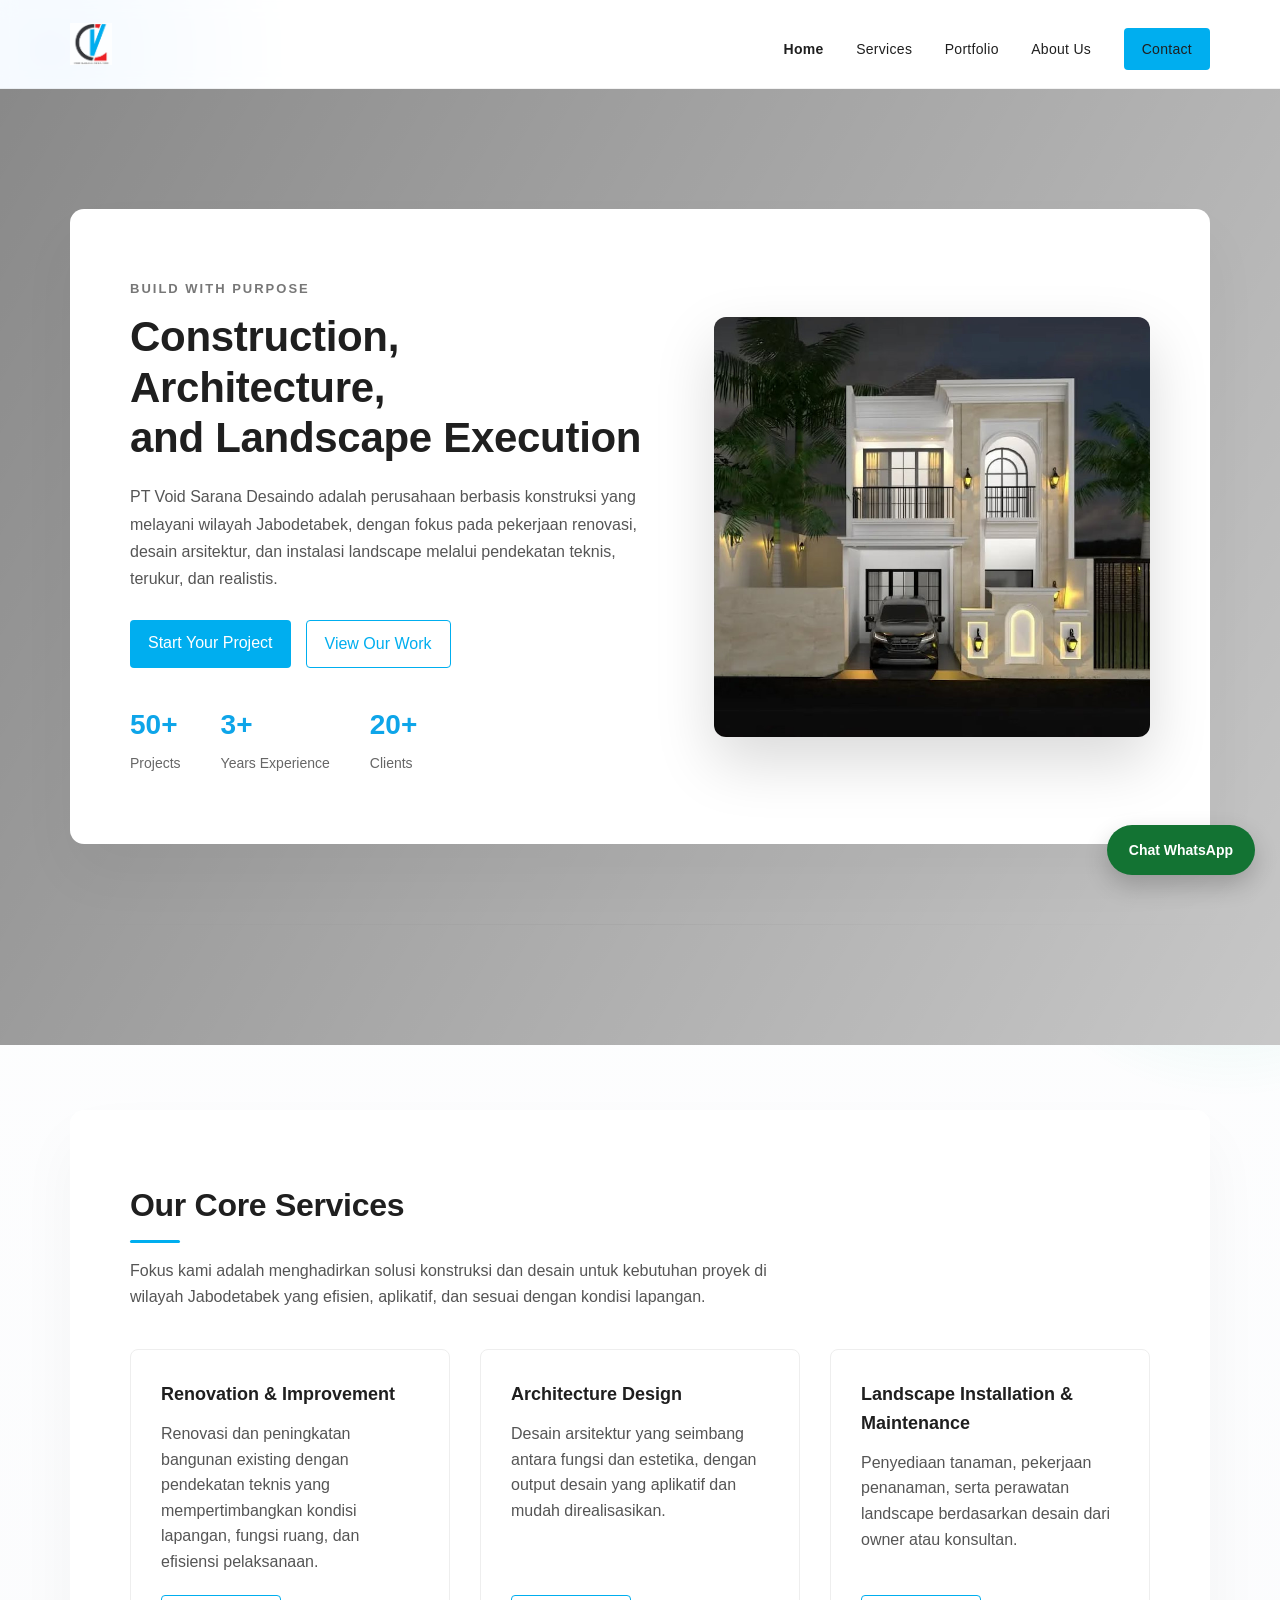
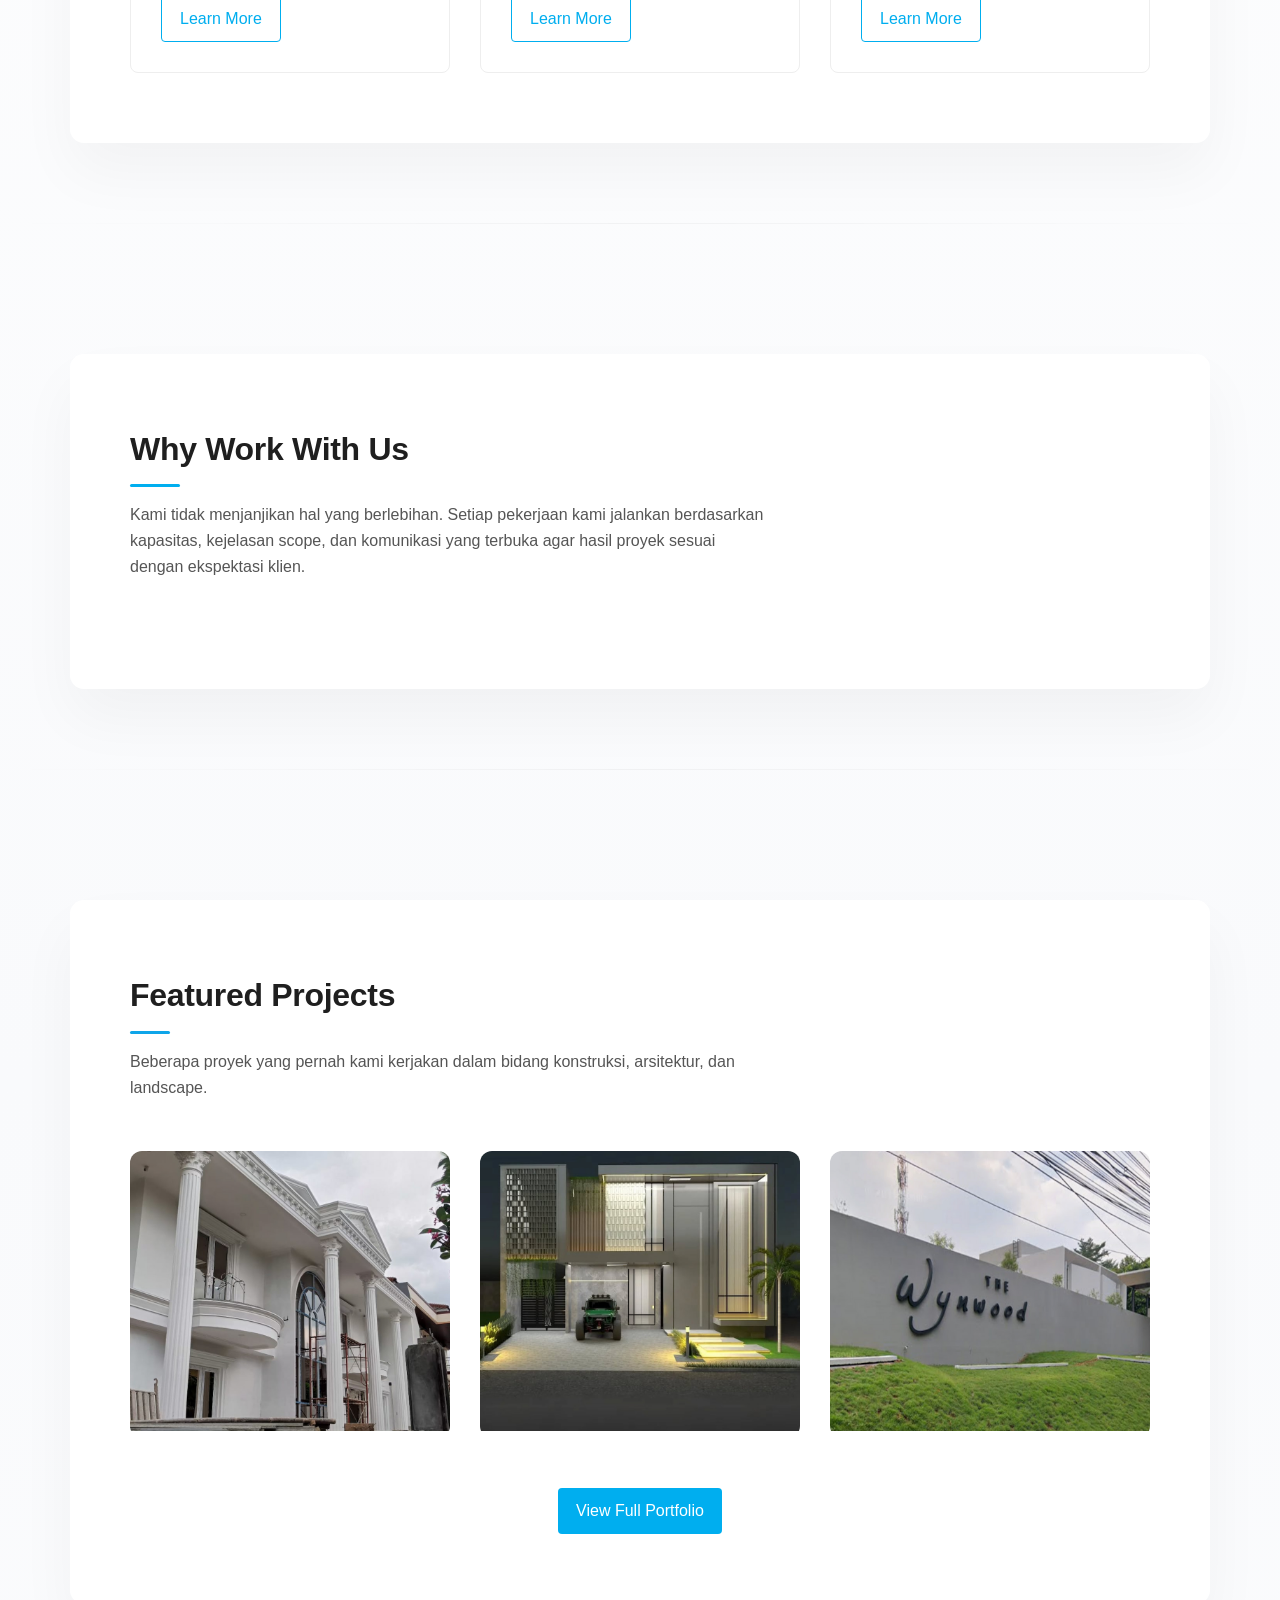
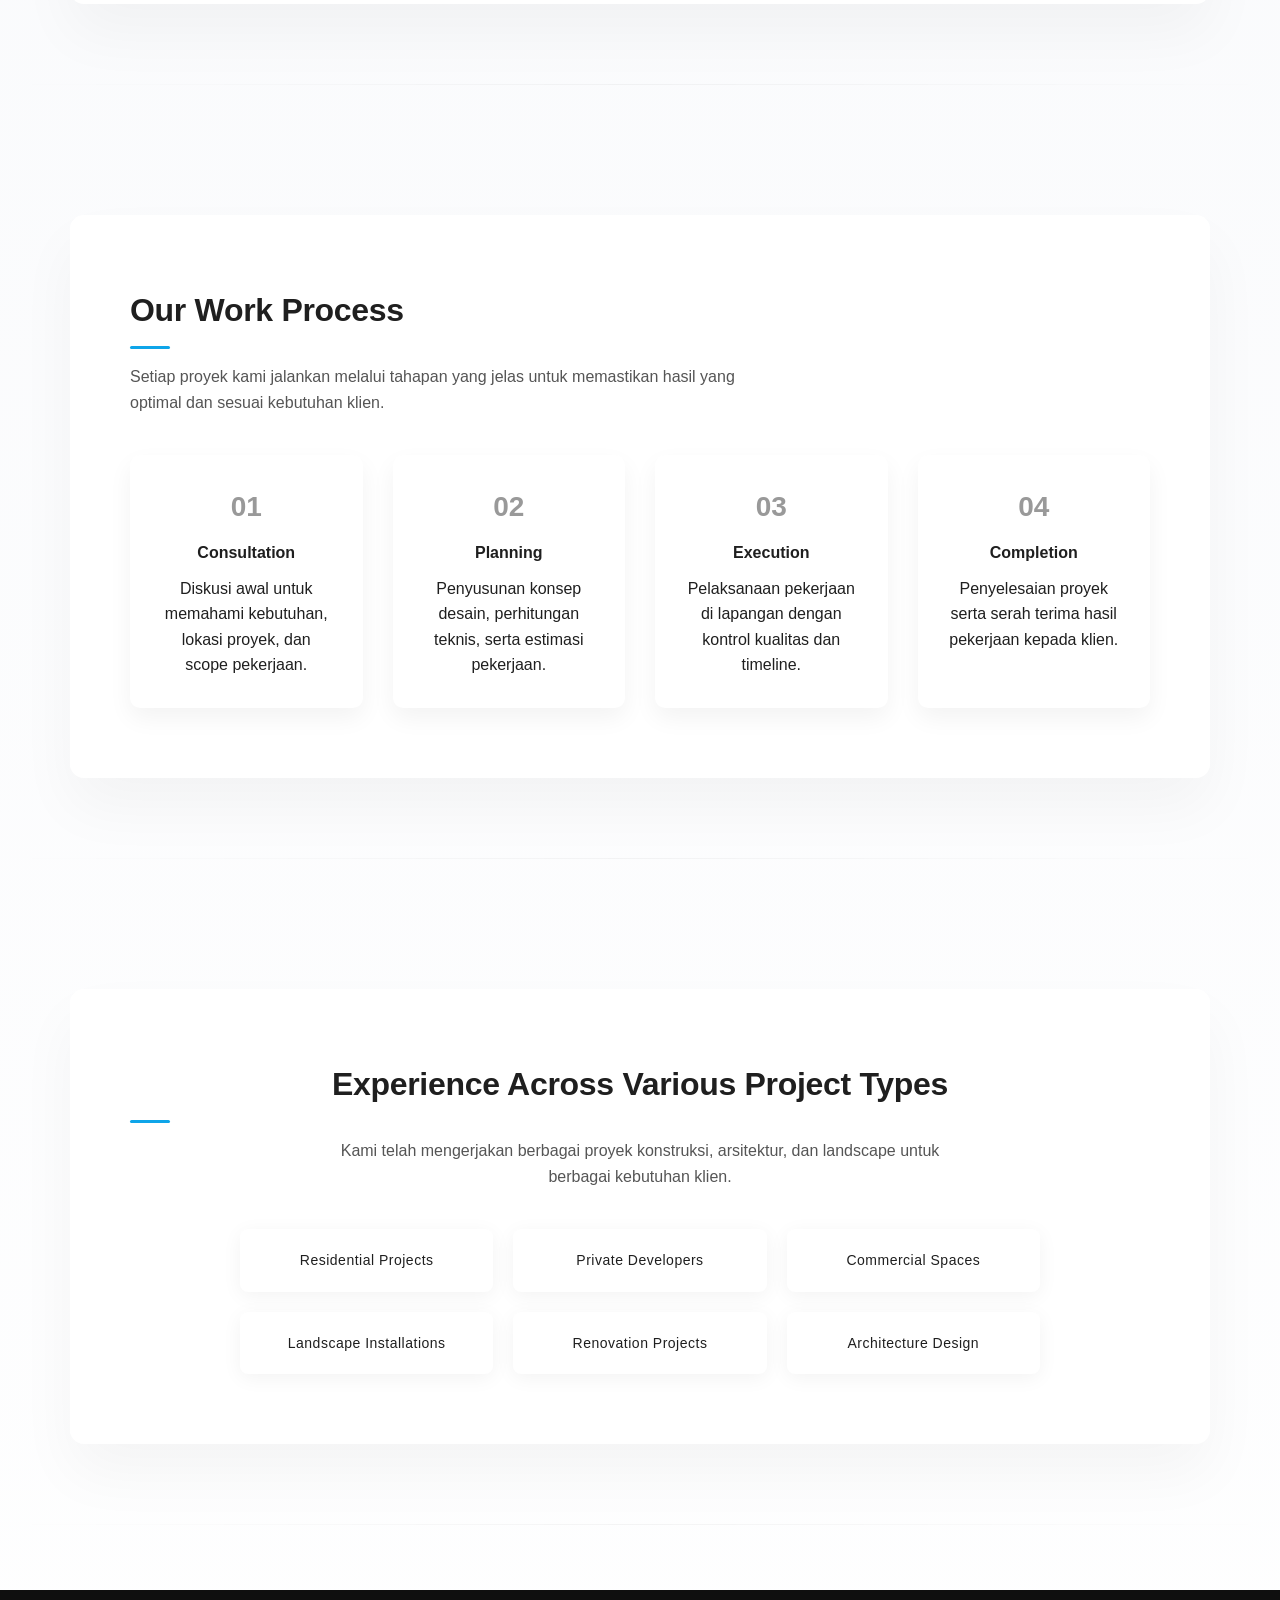
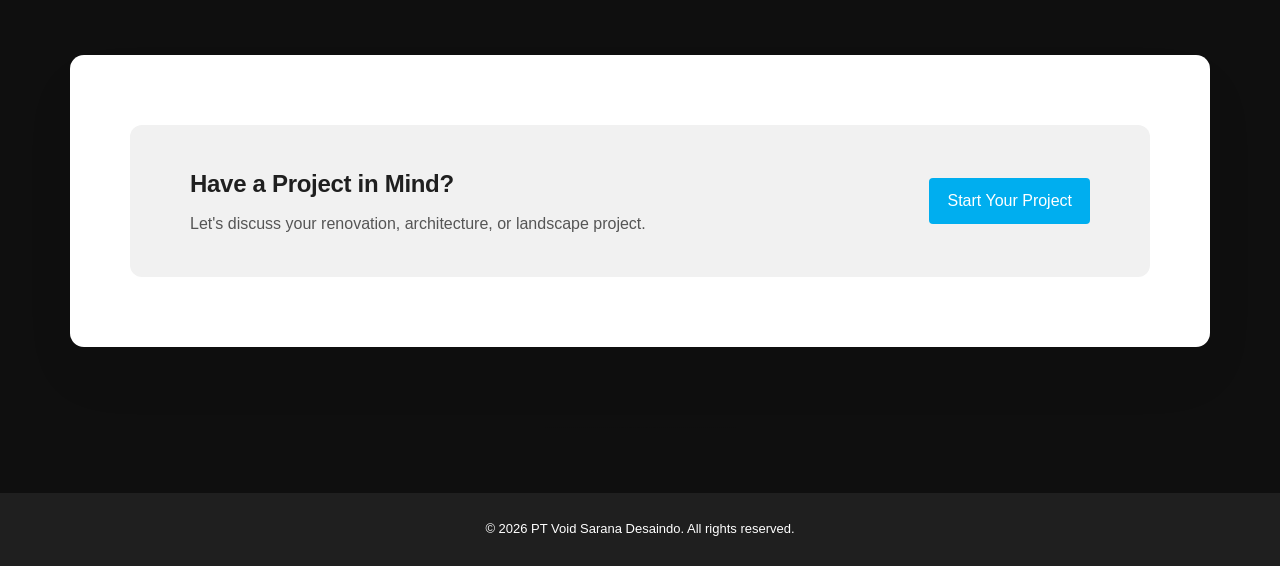
<file: index.html>
<!DOCTYPE html>
<html lang="id">
<head>
<meta charset="UTF-8" />
<meta name="viewport" content="width=device-width, initial-scale=1.0" />

<title>Void Sarana Desaindo | Renovasi, Arsitektur & Landscape Jabodetabek</title>

<meta name="description" content="Void Sarana Desaindo melayani renovasi rumah, desain arsitektur, dan landscape di Jabodetabek dengan pendekatan teknis, terukur, dan realistis.">

<link rel="canonical" href="https://voiddesaindo.com/">

<!-- OPEN GRAPH -->
<meta property="og:type" content="website">
<meta property="og:url" content="https://voiddesaindo.com/">
<meta property="og:title" content="Void Sarana Desaindo | Renovasi, Arsitektur & Landscape Jabodetabek">
<meta property="og:description" content="Void Sarana Desaindo melayani renovasi rumah, desain arsitektur, dan landscape di Jabodetabek dengan pendekatan teknis, terukur, dan realistis.">
<meta property="og:image" content="https://voiddesaindo.com/assets/img/logo.png">
<meta property="og:site_name" content="Void Sarana Desaindo">

<!-- SOCIAL PREVIEW -->
<meta name="twitter:card" content="summary">
<meta name="twitter:title" content="Void Sarana Desaindo | Renovasi, Arsitektur & Landscape Jabodetabek">
<meta name="twitter:description" content="Renovasi rumah, desain arsitektur, dan landscape untuk wilayah Jabodetabek.">
<meta name="twitter:image" content="https://voiddesaindo.com/assets/img/logo.png">

<link rel="icon" type="image/png" href="assets/img/logo.png">

<link rel="stylesheet" href="assets/css/style.css" />

<!-- STRUCTURED DATA -->
<script type="application/ld+json">
{
  "@context": "https://schema.org",
  "@type": "Organization",
  "@id": "https://voiddesaindo.com/#organization",
  "name": "Void Sarana Desaindo",
  "legalName": "PT Void Sarana Desaindo",
  "url": "https://voiddesaindo.com/",
  "logo": "https://voiddesaindo.com/assets/img/logo.png",
  "description": "Void Sarana Desaindo melayani renovasi rumah, desain arsitektur, dan landscape di wilayah Jabodetabek dengan pendekatan teknis, terukur, dan realistis.",
  "telephone": "+62-857-9587-2985",
  "areaServed": [
    "Jakarta",
    "Bogor",
    "Depok",
    "Tangerang",
    "Bekasi"
  ],
  "knowsAbout": [
    "Renovasi Rumah",
    "Desain Arsitektur",
    "Instalasi Landscape",
    "Maintenance Landscape"
  ],
  "sameAs": [
    "https://www.instagram.com/void_desaindo/"
  ]
}
</script>

</head>
<body>

<!-- HEADER -->
<header class="site-header" id="navbar">

<div class="container header-flex">

<img src="assets/img/logo.png" alt="Void Sarana Desaindo" class="logo">

<button
  class="menu-toggle"
  id="menu-toggle"
  type="button"
  aria-label="Open navigation menu"
  aria-controls="nav-menu"
  aria-expanded="false">
  ☰
</button>

<nav class="nav" id="nav-menu">
<a href="index.html" class="active">Home</a>
<a href="services.html">Services</a>
<a href="portfolio.html">Portfolio</a>
<a href="about.html">About Us</a>
<a href="contact.html" class="btn-primary">Contact</a>
</nav>

</div>

</header>

<main>

<!-- HERO -->
<section class="hero reveal-section">

<div class="container hero-grid">

<div class="hero-text">

<div class="hero-subtitle">Build with purpose</div>

<h1>
Construction, Architecture,<br>
and Landscape Execution
</h1>

<p class="hero-desc">
PT Void Sarana Desaindo adalah perusahaan berbasis konstruksi
yang melayani wilayah Jabodetabek, dengan fokus pada pekerjaan renovasi,
desain arsitektur, dan instalasi landscape melalui pendekatan teknis,
terukur, dan realistis.
</p>

<div class="hero-actions">

<a href="contact.html" class="btn-primary">
Start Your Project
</a>

<a href="portfolio.html" class="btn-secondary">
View Our Work
</a>

</div>

<!-- HERO STATS -->
<div class="hero-stats">

<div class="hero-stat">
<div class="stat-number">50+</div>
<p>Projects</p>
</div>

<div class="hero-stat">
<div class="stat-number">3+</div>
<p>Years Experience</p>
</div>

<div class="hero-stat">
<div class="stat-number">20+</div>
<p>Clients</p>
</div>

</div>

</div>



<!-- HERO SLIDER -->
<div class="hero-slider">

<img src="assets/img/portfolio/arch5.jpg"
     class="slide active"
     alt="Desain arsitektur oleh Void Sarana Desaindo">

<img src="assets/img/portfolio/arch2.jpg"
     class="slide"
     alt="Proyek desain arsitektur Void Sarana Desaindo">

<img src="assets/img/portfolio/reno1.jpg"
     class="slide"
     alt="Proyek renovasi rumah Void Sarana Desaindo">

<img src="assets/img/portfolio/reno5.jpg"
     class="slide"
     alt="Pekerjaan renovasi oleh Void Sarana Desaindo">

<img src="assets/img/portfolio/land2.jpg"
     class="slide"
     alt="Proyek instalasi landscape Void Sarana Desaindo">

</div>

</div>
</section>



<!-- SERVICES -->
<section class="services reveal-section">

<div class="container">

<h2 class="section-title">Our Core Services</h2>

<p class="section-subtitle">
Fokus kami adalah menghadirkan solusi konstruksi dan desain
untuk kebutuhan proyek di wilayah Jabodetabek yang efisien,
aplikatif, dan sesuai dengan kondisi lapangan.
</p>

<div class="service-list">

<div class="service-item">
<h3>Renovation & Improvement</h3>
<p>
Renovasi dan peningkatan bangunan existing dengan
pendekatan teknis yang mempertimbangkan kondisi lapangan,
fungsi ruang, dan efisiensi pelaksanaan.
</p>
<a href="renovasi-rumah.html" class="btn-secondary">
Learn More
</a>
</div>

<div class="service-item">
<h3>Architecture Design</h3>
<p>
Desain arsitektur yang seimbang antara fungsi dan estetika,
dengan output desain yang aplikatif dan mudah direalisasikan.
</p>
<a href="desain-arsitektur.html" class="btn-secondary">
Learn More
</a>
</div>

<div class="service-item">
<h3>Landscape Installation & Maintenance</h3>
<p>
Penyediaan tanaman, pekerjaan penanaman, serta perawatan
landscape berdasarkan desain dari owner atau konsultan.
</p>
<a href="jasa-landscape.html" class="btn-secondary">
Learn More
</a>
</div>

</div>

</div>
</section>



<!-- WHY US -->
<section class="services reveal-section">

<div class="container">

<h2 class="section-title">Why Work With Us</h2>

<p class="section-subtitle">
Kami tidak menjanjikan hal yang berlebihan.
Setiap pekerjaan kami jalankan berdasarkan kapasitas,
kejelasan scope, dan komunikasi yang terbuka agar hasil proyek
sesuai dengan ekspektasi klien.
</p>

</div>
</section>



<!-- FEATURED PROJECTS -->
<section class="home-portfolio reveal-section">

<div class="container">

<h2 class="section-title">Featured Projects</h2>

<p class="section-subtitle">
Beberapa proyek yang pernah kami kerjakan dalam bidang konstruksi,
arsitektur, dan landscape.
</p>

<div class="home-portfolio-grid">

<a href="portfolio.html" class="home-project">

<img src="assets/img/portfolio/reno2.jpg"
     alt="Proyek renovasi residential Void Sarana Desaindo"
     loading="lazy"
     decoding="async">

<div class="project-overlay">
<h3>Renovation</h3>
<p>Residential Upgrade</p>
</div>

</a>

<a href="portfolio.html" class="home-project">

<img src="assets/img/portfolio/arch4.jpg"
     alt="Desain arsitektur rumah modern Void Sarana Desaindo"
     loading="lazy"
     decoding="async">

<div class="project-overlay">
<h3>Architecture</h3>
<p>Modern House Design</p>
</div>

</a>

<a href="portfolio.html" class="home-project">

<img src="assets/img/portfolio/land2.jpg"
     alt="Pekerjaan instalasi landscape Void Sarana Desaindo"
     loading="lazy"
     decoding="async">

<div class="project-overlay">
<h3>Landscape</h3>
<p>Garden Installation</p>
</div>

</a>

</div>

<div class="home-portfolio-btn">
<a href="portfolio.html" class="btn-primary">View Full Portfolio</a>
</div>

</div>
</section>

<section class="process reveal-section">

<div class="container">

<h2 class="section-title">Our Work Process</h2>

<p class="section-subtitle">
Setiap proyek kami jalankan melalui tahapan yang jelas
untuk memastikan hasil yang optimal dan sesuai kebutuhan klien.
</p>

<div class="process-grid">

<div class="process-item">
<h3>01</h3>
<h4>Consultation</h4>
<p>Diskusi awal untuk memahami kebutuhan, lokasi proyek, dan scope pekerjaan.</p>
</div>

<div class="process-item">
<h3>02</h3>
<h4>Planning</h4>
<p>Penyusunan konsep desain, perhitungan teknis, serta estimasi pekerjaan.</p>
</div>

<div class="process-item">
<h3>03</h3>
<h4>Execution</h4>
<p>Pelaksanaan pekerjaan di lapangan dengan kontrol kualitas dan timeline.</p>
</div>

<div class="process-item">
<h3>04</h3>
<h4>Completion</h4>
<p>Penyelesaian proyek serta serah terima hasil pekerjaan kepada klien.</p>
</div>

</div>

</div>

</section>

<section class="trusted reveal-section">

<div class="container">

<h2 class="section-title">Experience Across Various Project Types</h2>

<p class="section-subtitle">
Kami telah mengerjakan berbagai proyek konstruksi, arsitektur,
dan landscape untuk berbagai kebutuhan klien.
</p>

<div class="trusted-grid">

<div class="trusted-item">Residential Projects</div>
<div class="trusted-item">Private Developers</div>
<div class="trusted-item">Commercial Spaces</div>
<div class="trusted-item">Landscape Installations</div>
<div class="trusted-item">Renovation Projects</div>
<div class="trusted-item">Architecture Design</div>

</div>

</div>
</section>

<section class="cta-project reveal-section">

<div class="container">

<div class="cta-box">

<div class="cta-text">
<h2>Have a Project in Mind?</h2>
<p>Let's discuss your renovation, architecture, or landscape project.</p>
</div>

<a href="https://wa.me/6285795872985" class="btn-primary">
Start Your Project
</a>

</div>

</div>

</section>

</main>

<!-- FOOTER -->
<footer class="site-footer">
© 2026 PT Void Sarana Desaindo. All rights reserved.
</footer>



<!-- WHATSAPP FLOAT -->
<a href="https://wa.me/6285795872985" 
class="wa-floating" 
target="_blank">
Chat WhatsApp
</a>



<!-- SCROLL NAVBAR -->
<script>

window.addEventListener("scroll", function(){

let navbar = document.getElementById("navbar");

if(window.scrollY > 80){
navbar.classList.add("scrolled");
}else{
navbar.classList.remove("scrolled");
}

});

</script>



<!-- HERO SLIDER -->
<script>

const slides = document.querySelectorAll(".slide");

let currentSlide = 0;

function nextSlide(){

slides[currentSlide].classList.remove("active");

currentSlide++;

if(currentSlide >= slides.length){
currentSlide = 0;
}

slides[currentSlide].classList.add("active");

}

setInterval(nextSlide,4000);

</script>



<!-- REVEAL SCROLL -->
<script>

const sections = document.querySelectorAll(".reveal-section");

const observer = new IntersectionObserver((entries) => {

entries.forEach(entry => {

if(entry.isIntersecting){
entry.target.classList.add("active");
}

});

}, {
threshold: 0.2
});

sections.forEach(section => {
observer.observe(section);
});

</script>

<script>

const counters = document.querySelectorAll(".hero-stat .stat-number");

counters.forEach(counter => {

let target = parseInt(counter.innerText);
let count = 0;

let updateCounter = () => {

let increment = target / 50;

count += increment;

if(count < target){
counter.innerText = Math.ceil(count) + "+";
requestAnimationFrame(updateCounter);
}else{
counter.innerText = target + "+";
}

};

updateCounter();

});

</script>

<script>

const toggle = document.getElementById("menu-toggle");
const nav = document.getElementById("nav-menu");

toggle.addEventListener("click", () => {
  nav.classList.toggle("active");

  const isOpen = nav.classList.contains("active");
  toggle.setAttribute("aria-expanded", isOpen);
  toggle.setAttribute(
    "aria-label",
    isOpen ? "Close navigation menu" : "Open navigation menu"
  );
});

</script>

<script>

const navbar = document.getElementById("navbar");

window.addEventListener("scroll", function(){

if(window.scrollY > 60){
navbar.classList.add("scrolled");
}else{
navbar.classList.remove("scrolled");
}

});

</script>

</body>
</html>
</file>
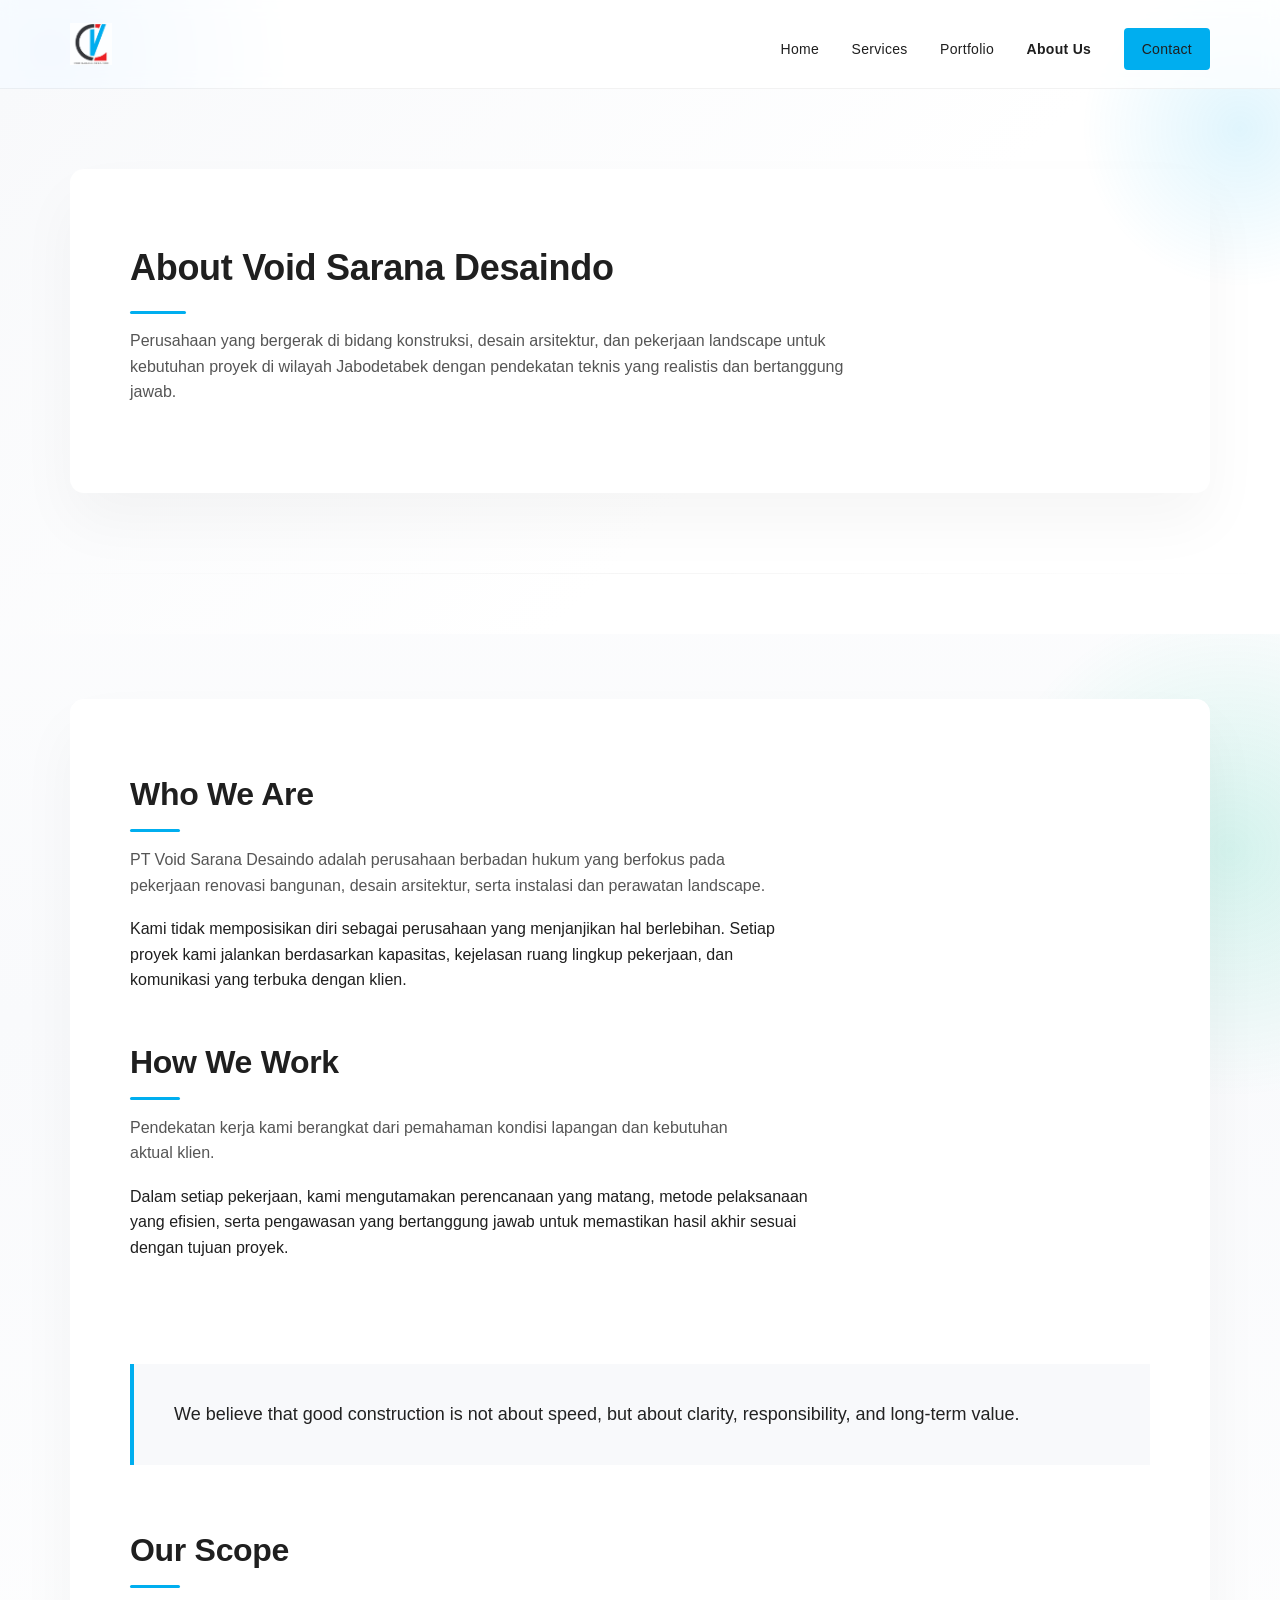
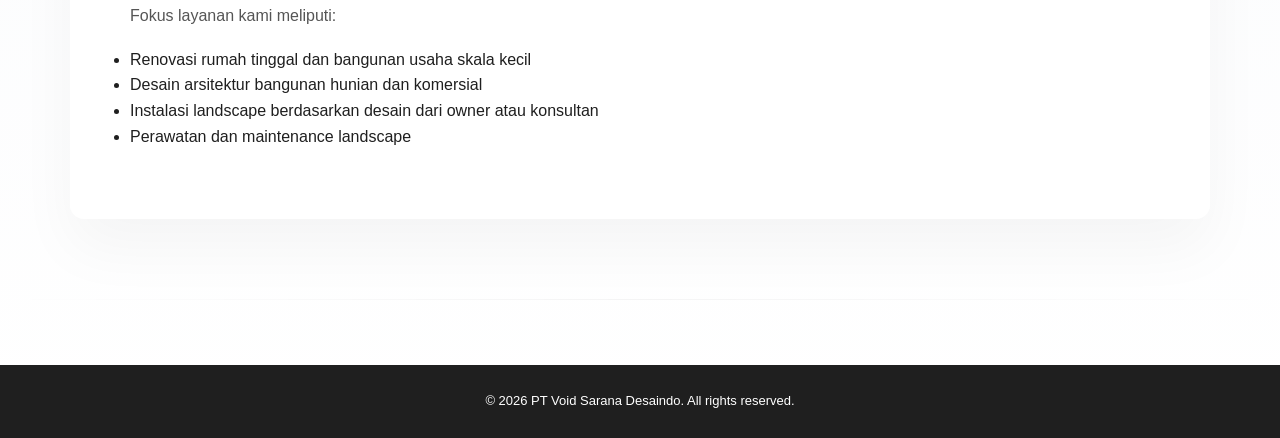
<file: about.html>
<!DOCTYPE html>
<html lang="id">
<head>
  <meta charset="UTF-8" />
  <meta name="viewport" content="width=device-width, initial-scale=1.0" />
  <title>Tentang Kami | Void Sarana Desaindo</title>

<meta name="description" content="Profil Void Sarana Desaindo, perusahaan yang bergerak di bidang renovasi bangunan, desain arsitektur, dan instalasi landscape untuk kebutuhan proyek di wilayah Jabodetabek.">
  <link rel="stylesheet" href="assets/css/style.css" />
</head>

<body class="about-page">

  <!-- HEADER -->
  <header class="site-header" id="navbar">

<div class="container header-flex">

<img src="assets/img/logo.png" alt="Void Sarana Desaindo" class="logo">

<button
  class="menu-toggle"
  id="menu-toggle"
  type="button"
  aria-label="Open navigation menu"
  aria-controls="nav-menu"
  aria-expanded="false">
  ☰
</button>

<nav class="nav" id="nav-menu">
<a href="index.html">Home</a>
<a href="services.html">Services</a>
<a href="portfolio.html">Portfolio</a>
<a href="about.html" class="active">About Us</a>
<a href="contact.html" class="btn-primary">Contact</a>
</nav>

</div>

</header>

<main>

  <!-- PAGE HEADER -->
  <section class="page-header">
  <div class="container">

    <h1>About Void Sarana Desaindo</h1>

    <p>
      Perusahaan yang bergerak di bidang konstruksi, desain arsitektur,
      dan pekerjaan landscape untuk kebutuhan proyek di wilayah Jabodetabek
      dengan pendekatan teknis yang realistis dan bertanggung jawab.
    </p>

  </div>
</section>

  <!-- ABOUT CONTENT -->
  <section class="services">
    <div class="container">

      <h2 class="section-title">Who We Are</h2>
      <p class="section-subtitle">
        PT Void Sarana Desaindo adalah perusahaan berbadan hukum
        yang berfokus pada pekerjaan renovasi bangunan,
        desain arsitektur, serta instalasi dan perawatan landscape.
      </p>

      <p>
        Kami tidak memposisikan diri sebagai perusahaan yang menjanjikan
        hal berlebihan. Setiap proyek kami jalankan berdasarkan kapasitas,
        kejelasan ruang lingkup pekerjaan, dan komunikasi yang terbuka
        dengan klien.
      </p>

      <br />

      <h2 class="section-title">How We Work</h2>
      <p class="section-subtitle">
        Pendekatan kerja kami berangkat dari pemahaman kondisi lapangan
        dan kebutuhan aktual klien.
      </p>

      <p>
        Dalam setiap pekerjaan, kami mengutamakan perencanaan yang matang,
        metode pelaksanaan yang efisien, serta pengawasan yang bertanggung jawab
        untuk memastikan hasil akhir sesuai dengan tujuan proyek.
      </p>

      <br />

<div class="about-quote">
  We believe that good construction is not about speed,
  but about clarity, responsibility, and long-term value.
</div>

      <h2 class="section-title">Our Scope</h2>
      <p class="section-subtitle">
        Fokus layanan kami meliputi:
      </p>

      <ul>
        <li>Renovasi rumah tinggal dan bangunan usaha skala kecil</li>
        <li>Desain arsitektur bangunan hunian dan komersial</li>
        <li>Instalasi landscape berdasarkan desain dari owner atau konsultan</li>
        <li>Perawatan dan maintenance landscape</li>
      </ul>

    </div>
  </section>

</main>

  <!-- FOOTER -->
  <footer class="site-footer">
    © 2026 PT Void Sarana Desaindo. All rights reserved.
  </footer>

<script>

const toggle = document.getElementById("menu-toggle");
const nav = document.getElementById("nav-menu");

toggle.addEventListener("click", () => {
  nav.classList.toggle("active");

  const isOpen = nav.classList.contains("active");
  toggle.setAttribute("aria-expanded", isOpen);
  toggle.setAttribute(
    "aria-label",
    isOpen ? "Close navigation menu" : "Open navigation menu"
  );
});

document.querySelectorAll("#nav-menu a").forEach(link=>{
link.addEventListener("click",()=>{
nav.classList.remove("active");
});
});

</script>

<script>

const navbar = document.getElementById("navbar");

window.addEventListener("scroll", function(){

if(window.scrollY > 60){
navbar.classList.add("scrolled");
}else{
navbar.classList.remove("scrolled");
}

});

</script>

</body>
</html>
</file>
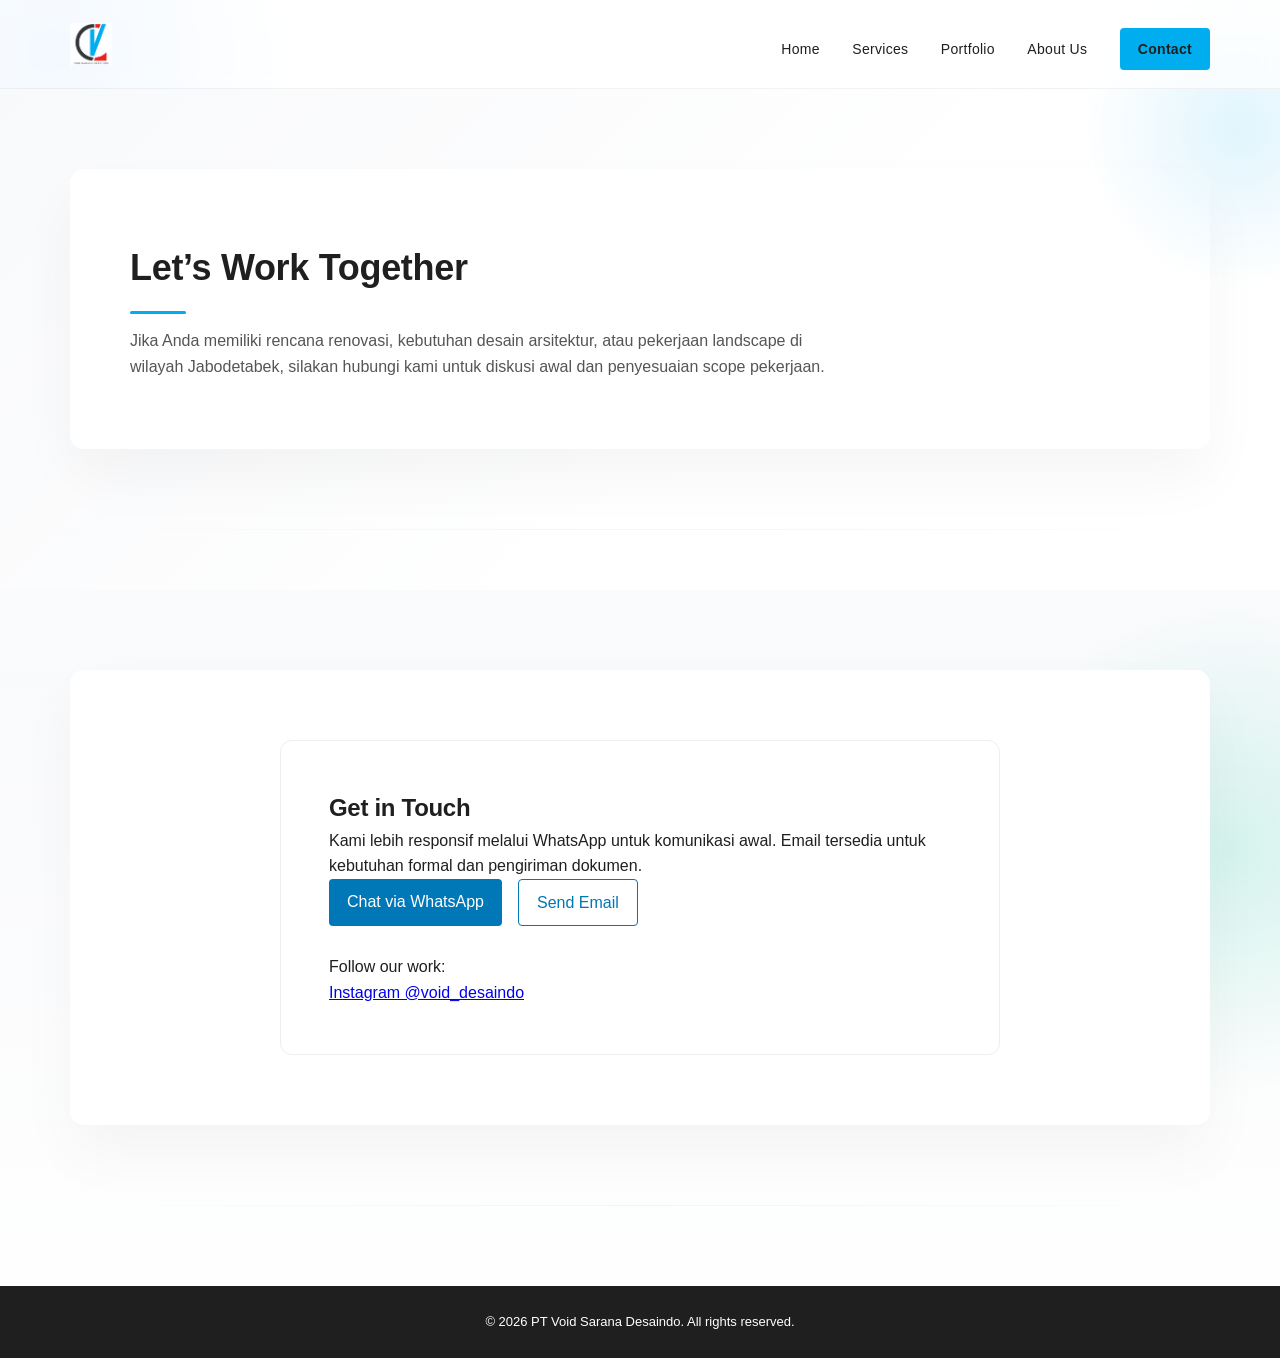
<file: contact.html>
<!DOCTYPE html>
<html lang="id">
<head>
  <meta charset="UTF-8" />
  <meta name="viewport" content="width=device-width, initial-scale=1.0" />
  <title>Kontak | Void Sarana Desaindo</title>

<meta name="description" content="Hubungi Void Sarana Desaindo untuk konsultasi proyek renovasi rumah, desain arsitektur, atau pekerjaan landscape di wilayah Jabodetabek.">
  <link rel="stylesheet" href="assets/css/style.css" />
</head>

<body class="contact-page">

  <!-- HEADER -->
  <header class="site-header" id="navbar">

<div class="container header-flex">

<img src="assets/img/logo.png" alt="Void Sarana Desaindo" class="logo">

<button
  class="menu-toggle"
  id="menu-toggle"
  type="button"
  aria-label="Open navigation menu"
  aria-controls="nav-menu"
  aria-expanded="false">
  ☰
</button>

<nav class="nav" id="nav-menu">
<a href="index.html">Home</a>
<a href="services.html">Services</a>
<a href="portfolio.html">Portfolio</a>
<a href="about.html">About Us</a>
<a href="contact.html" class="btn-primary active">Contact</a>
</nav>

</div>

</header>

<main>

  <!-- PAGE HEADER -->
  <section class="page-header">
  <div class="container">

    <h1>Let’s Work Together</h1>

    <p>
      Jika Anda memiliki rencana renovasi, kebutuhan desain arsitektur,
      atau pekerjaan landscape di wilayah Jabodetabek, silakan hubungi kami
      untuk diskusi awal dan penyesuaian scope pekerjaan.
    </p>

  </div>
</section>

  <!-- CONTACT CONTENT -->
  <section class="contact">
    <div class="container">

      <div class="contact-card">
        <h2>Get in Touch</h2>
        <p>
          Kami lebih responsif melalui WhatsApp untuk komunikasi awal.
          Email tersedia untuk kebutuhan formal dan pengiriman dokumen.
        </p>

        <div class="contact-actions">
          <!-- GANTI NOMOR WA DI BAWAH -->
          <a
  href="https://wa.me/6285795872985"
  target="_blank"
  rel="noopener noreferrer"
  class="btn-primary"
>
            Chat via WhatsApp
          </a>

          <!-- GANTI EMAIL DI BAWAH -->
          <a href="mailto:voidsaranadesaindo@gmail.com" class="btn-secondary">
            Send Email
          </a>
        </div>

        <div class="contact-social">
          <p>Follow our work:</p>
          <a
  href="https://instagram.com/void_desaindo"
  target="_blank"
  rel="noopener noreferrer"
>
            Instagram @void_desaindo
          </a>
        </div>
      </div>

    </div>
  </section>

</main>

  <!-- FOOTER -->
  <footer class="site-footer">
    © 2026 PT Void Sarana Desaindo. All rights reserved.
  </footer>

<script>

const toggle = document.getElementById("menu-toggle");
const nav = document.getElementById("nav-menu");

toggle.addEventListener("click", () => {
  nav.classList.toggle("active");

  const isOpen = nav.classList.contains("active");
  toggle.setAttribute("aria-expanded", isOpen);
  toggle.setAttribute(
    "aria-label",
    isOpen ? "Close navigation menu" : "Open navigation menu"
  );
});

document.querySelectorAll("#nav-menu a").forEach(link=>{
link.addEventListener("click",()=>{
nav.classList.remove("active");
});
});

</script>

<script>

const navbar = document.getElementById("navbar");

window.addEventListener("scroll", function(){

if(window.scrollY > 60){
navbar.classList.add("scrolled");
}else{
navbar.classList.remove("scrolled");
}

});

</script>

</body>
</html>
</file>
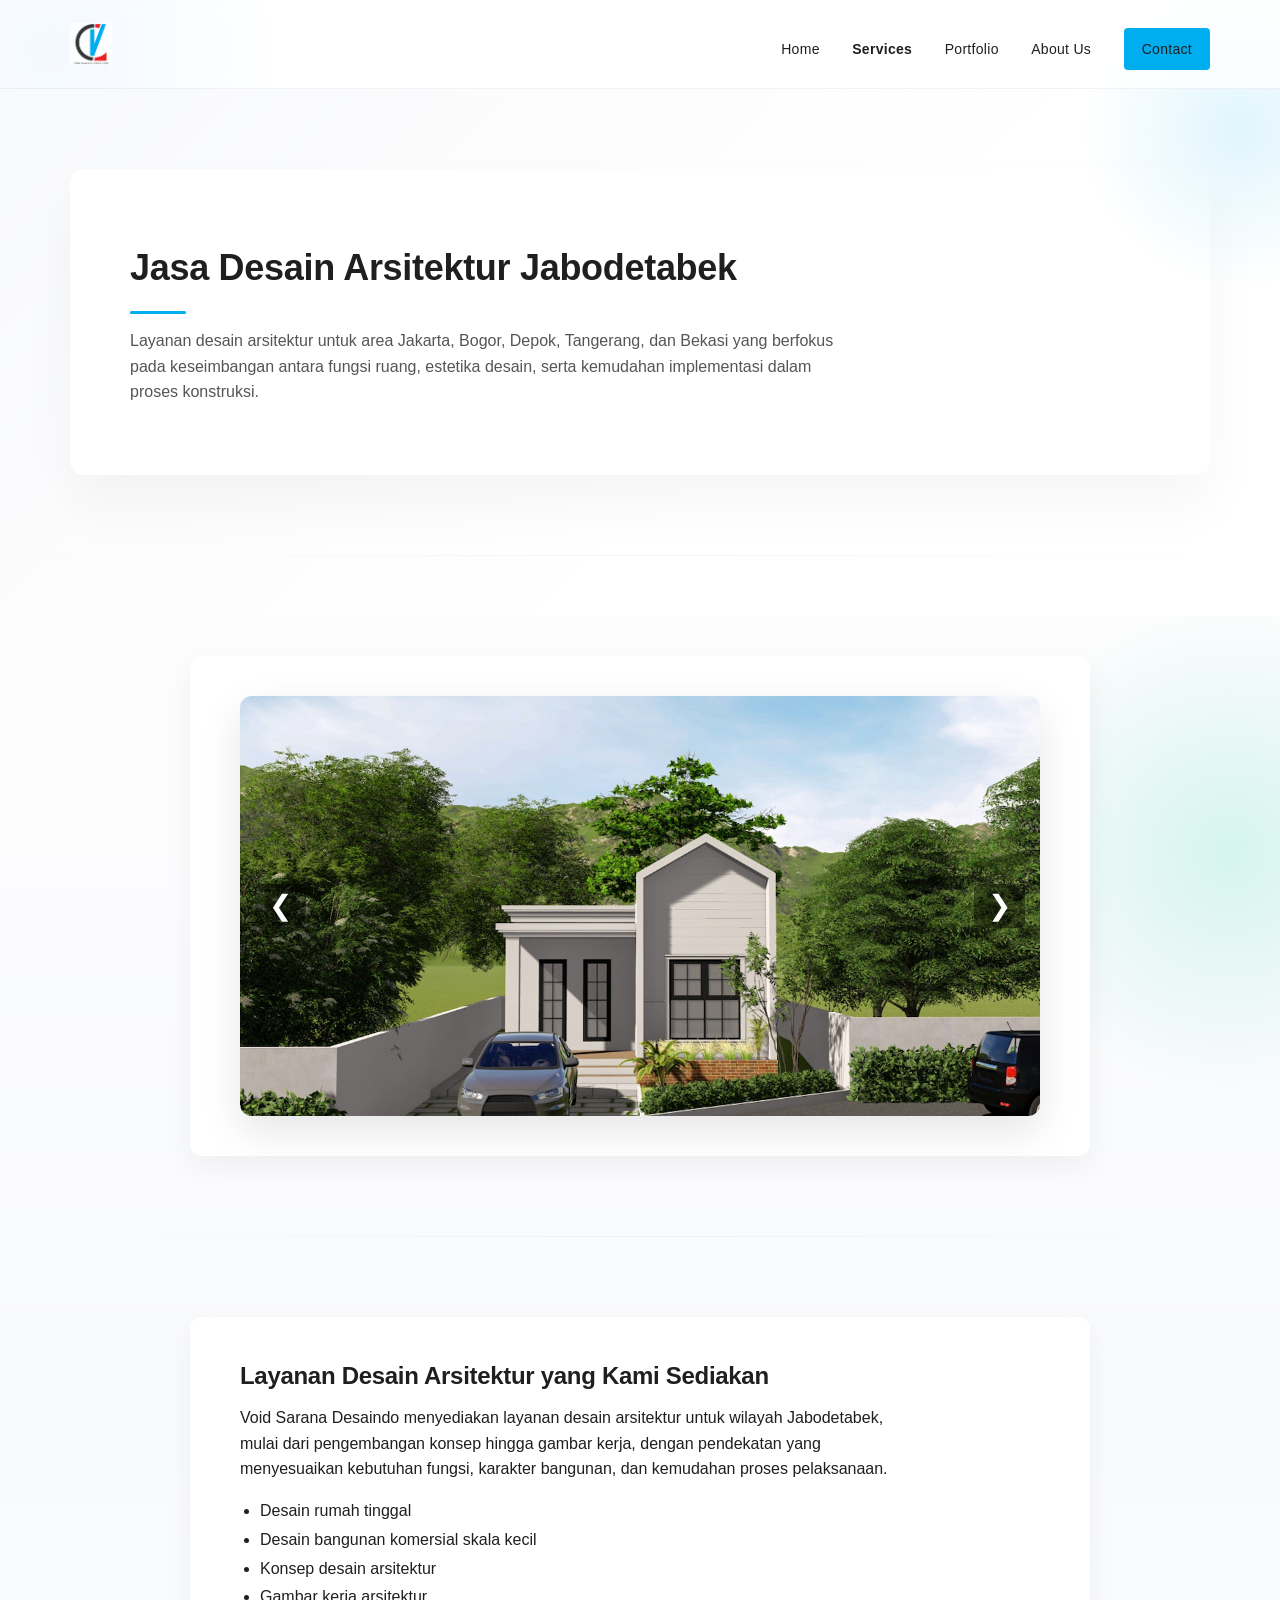
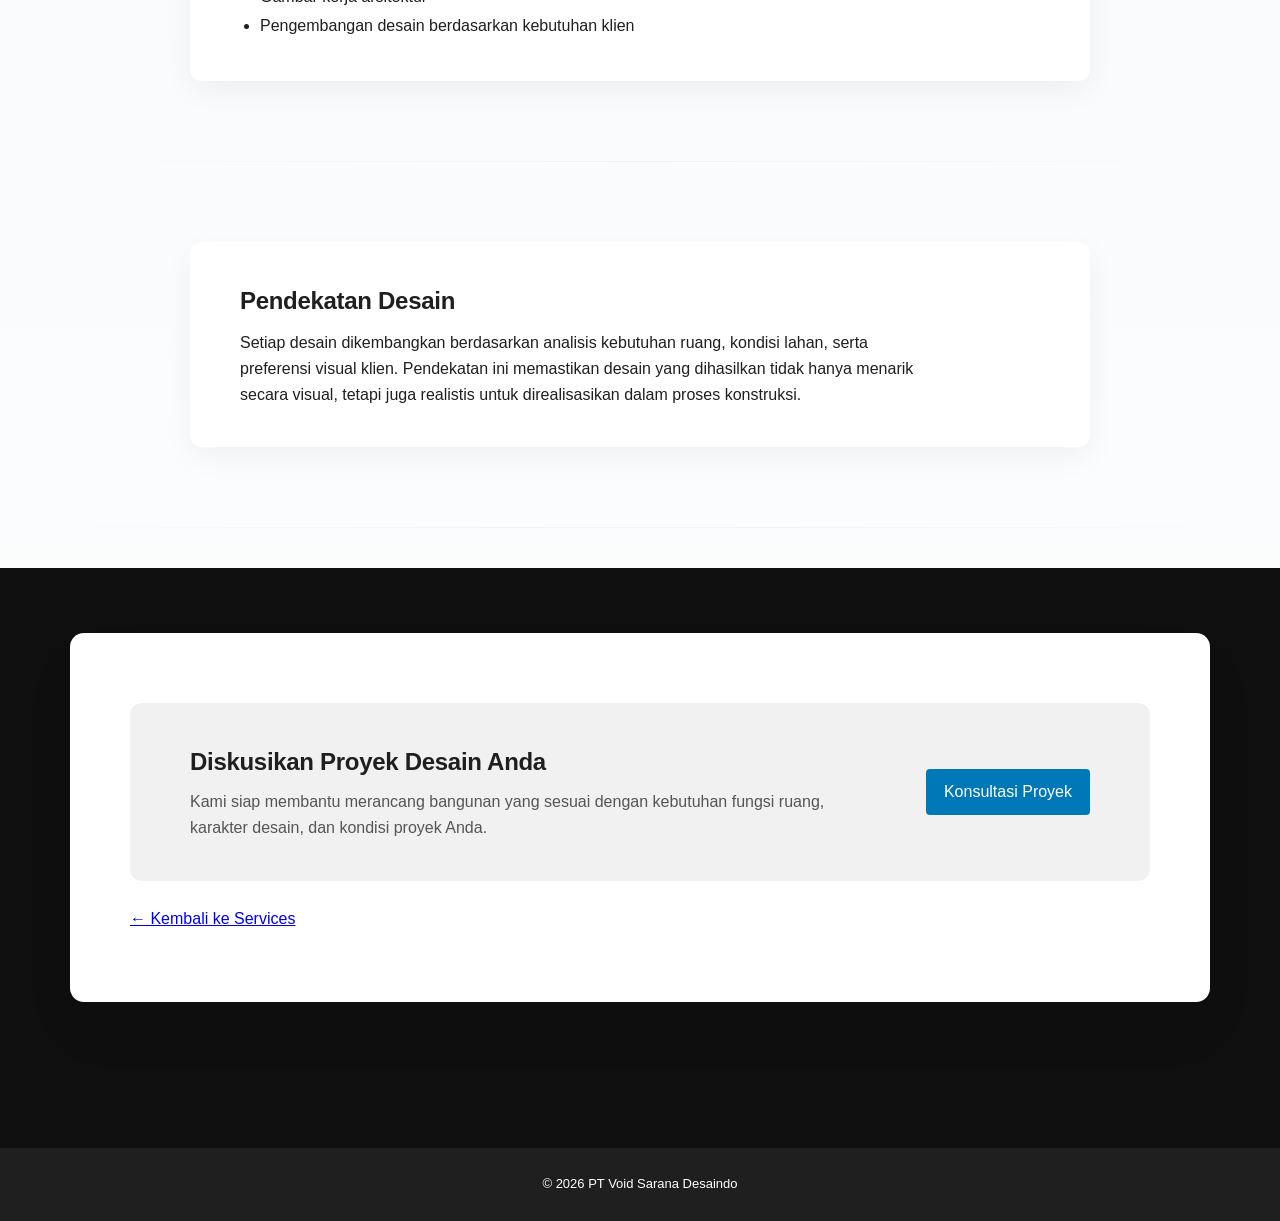
<file: desain-arsitektur.html>
<!DOCTYPE html>
<html lang="id">

<head>

<meta charset="UTF-8">
<meta name="viewport" content="width=device-width, initial-scale=1.0">

<title>Jasa Desain Arsitektur Jabodetabek | Void Sarana Desaindo</title>

<meta name="description" content="Jasa desain arsitektur di Jabodetabek oleh Void Sarana Desaindo untuk area Jakarta, Bogor, Depok, Tangerang, dan Bekasi dengan pendekatan desain yang fungsional, estetis, dan mudah direalisasikan.">

<link rel="stylesheet" href="assets/css/style.css">

</head>


<body>

<header class="site-header" id="navbar">

<div class="container header-flex">

<img src="assets/img/logo.png" alt="Void Sarana Desaindo" class="logo">

<button
  class="menu-toggle"
  id="menu-toggle"
  type="button"
  aria-label="Open navigation menu"
  aria-controls="nav-menu"
  aria-expanded="false">
  ☰
</button>

<nav class="nav" id="nav-menu">
<a href="index.html">Home</a>
<a href="services.html" class="active">Services</a>
<a href="portfolio.html">Portfolio</a>
<a href="about.html">About Us</a>
<a href="contact.html" class="btn-primary">Contact</a>
</nav>

</div>

</header>

<main>

<!-- PAGE HEADER -->

<section class="page-header">

<div class="container">

<h1>Jasa Desain Arsitektur Jabodetabek</h1>

<p>
Layanan desain arsitektur untuk area Jakarta, Bogor, Depok, Tangerang, dan Bekasi
yang berfokus pada keseimbangan antara fungsi ruang, estetika desain,
serta kemudahan implementasi dalam proses konstruksi.
</p>

</div>

</section>



<!-- HERO IMAGE -->

<section class="service-detail">

<div class="container">

<div class="service-slider">

<img src="assets/img/portfolio/arch1.jpg"
     class="service-slide active"
     alt="Desain arsitektur American Classic rumah tinggal">

<img src="assets/img/portfolio/arch2.jpg"
     class="service-slide"
     alt="Desain arsitektur American Classic cluster di Bogor">

<img src="assets/img/portfolio/arch3.jpg"
     class="service-slide"
     alt="Desain arsitektur rumah bergaya Scandinavian">

<img src="assets/img/portfolio/arch4.jpg"
     class="service-slide"
     alt="Desain arsitektur rumah modern di Jakarta">

<img src="assets/img/portfolio/arch5.jpg"
     class="service-slide"
     alt="Desain arsitektur American Classic rumah di Bogor">

<img src="assets/img/portfolio/arch6.jpg"
     class="service-slide"
     alt="Desain arsitektur ruko di Bogor">

<button
  class="slider-prev"
  type="button"
  aria-label="Previous project image">
  &#10094;
</button>

<button
  class="slider-next"
  type="button"
  aria-label="Next project image">
  &#10095;
</button>

</div>

</div>

</section>



<!-- LAYANAN YANG DISEDIAKAN -->

<section class="service-detail">

<div class="container">

<h2>Layanan Desain Arsitektur yang Kami Sediakan</h2>

<p>
Void Sarana Desaindo menyediakan layanan desain arsitektur untuk wilayah Jabodetabek,
mulai dari pengembangan konsep hingga gambar kerja, dengan pendekatan yang menyesuaikan
kebutuhan fungsi, karakter bangunan, dan kemudahan proses pelaksanaan.
</p>

<ul>

<li>Desain rumah tinggal</li>

<li>Desain bangunan komersial skala kecil</li>

<li>Konsep desain arsitektur</li>

<li>Gambar kerja arsitektur</li>

<li>Pengembangan desain berdasarkan kebutuhan klien</li>

</ul>

</div>

</section>



<!-- PENDEKATAN DESAIN -->

<section class="service-detail">

<div class="container">

<h2>Pendekatan Desain</h2>

<p>
Setiap desain dikembangkan berdasarkan analisis kebutuhan
ruang, kondisi lahan, serta preferensi visual klien.
Pendekatan ini memastikan desain yang dihasilkan tidak
hanya menarik secara visual, tetapi juga realistis
untuk direalisasikan dalam proses konstruksi.
</p>

</div>

</section>


<!-- CTA -->

<section class="cta-project">

<div class="container">

<div class="cta-box">

<div class="cta-text">

<h2>Diskusikan Proyek Desain Anda</h2>

<p>
Kami siap membantu merancang bangunan yang sesuai
dengan kebutuhan fungsi ruang, karakter desain,
dan kondisi proyek Anda.
</p>

</div>

<a href="contact.html" class="btn-primary architecture-cta-btn">
Konsultasi Proyek
</a>

</div>

<br>

<a href="services.html">← Kembali ke Services</a>

</div>

</section>

</main>

<footer class="site-footer">

<div class="container">

© 2026 PT Void Sarana Desaindo

</div>

</footer>

<script>

const serviceSlides = document.querySelectorAll(".service-slide");
const nextBtn = document.querySelector(".slider-next");
const prevBtn = document.querySelector(".slider-prev");

let serviceIndex = 0;

function showSlide(index){

serviceSlides.forEach(slide => slide.classList.remove("active"));

serviceSlides[index].classList.add("active");

}

function nextSlide(){

serviceIndex++;

if(serviceIndex >= serviceSlides.length){
serviceIndex = 0;
}

showSlide(serviceIndex);

}

function prevSlide(){

serviceIndex--;

if(serviceIndex < 0){
serviceIndex = serviceSlides.length - 1;
}

showSlide(serviceIndex);

}

nextBtn.addEventListener("click", nextSlide);
prevBtn.addEventListener("click", prevSlide);

setInterval(nextSlide,4000);

</script>

<script>

const toggle = document.getElementById("menu-toggle");
const nav = document.getElementById("nav-menu");

toggle.addEventListener("click", () => {
  nav.classList.toggle("active");

  const isOpen = nav.classList.contains("active");
  toggle.setAttribute("aria-expanded", isOpen);
  toggle.setAttribute(
    "aria-label",
    isOpen ? "Close navigation menu" : "Open navigation menu"
  );
});

document.querySelectorAll("#nav-menu a").forEach(link=>{
link.addEventListener("click",()=>{
nav.classList.remove("active");
});
});

</script>

<script>

const navbar = document.getElementById("navbar");

window.addEventListener("scroll", function(){

if(window.scrollY > 60){
navbar.classList.add("scrolled");
}else{
navbar.classList.remove("scrolled");
}

});

</script>

</body>
</html>
</file>
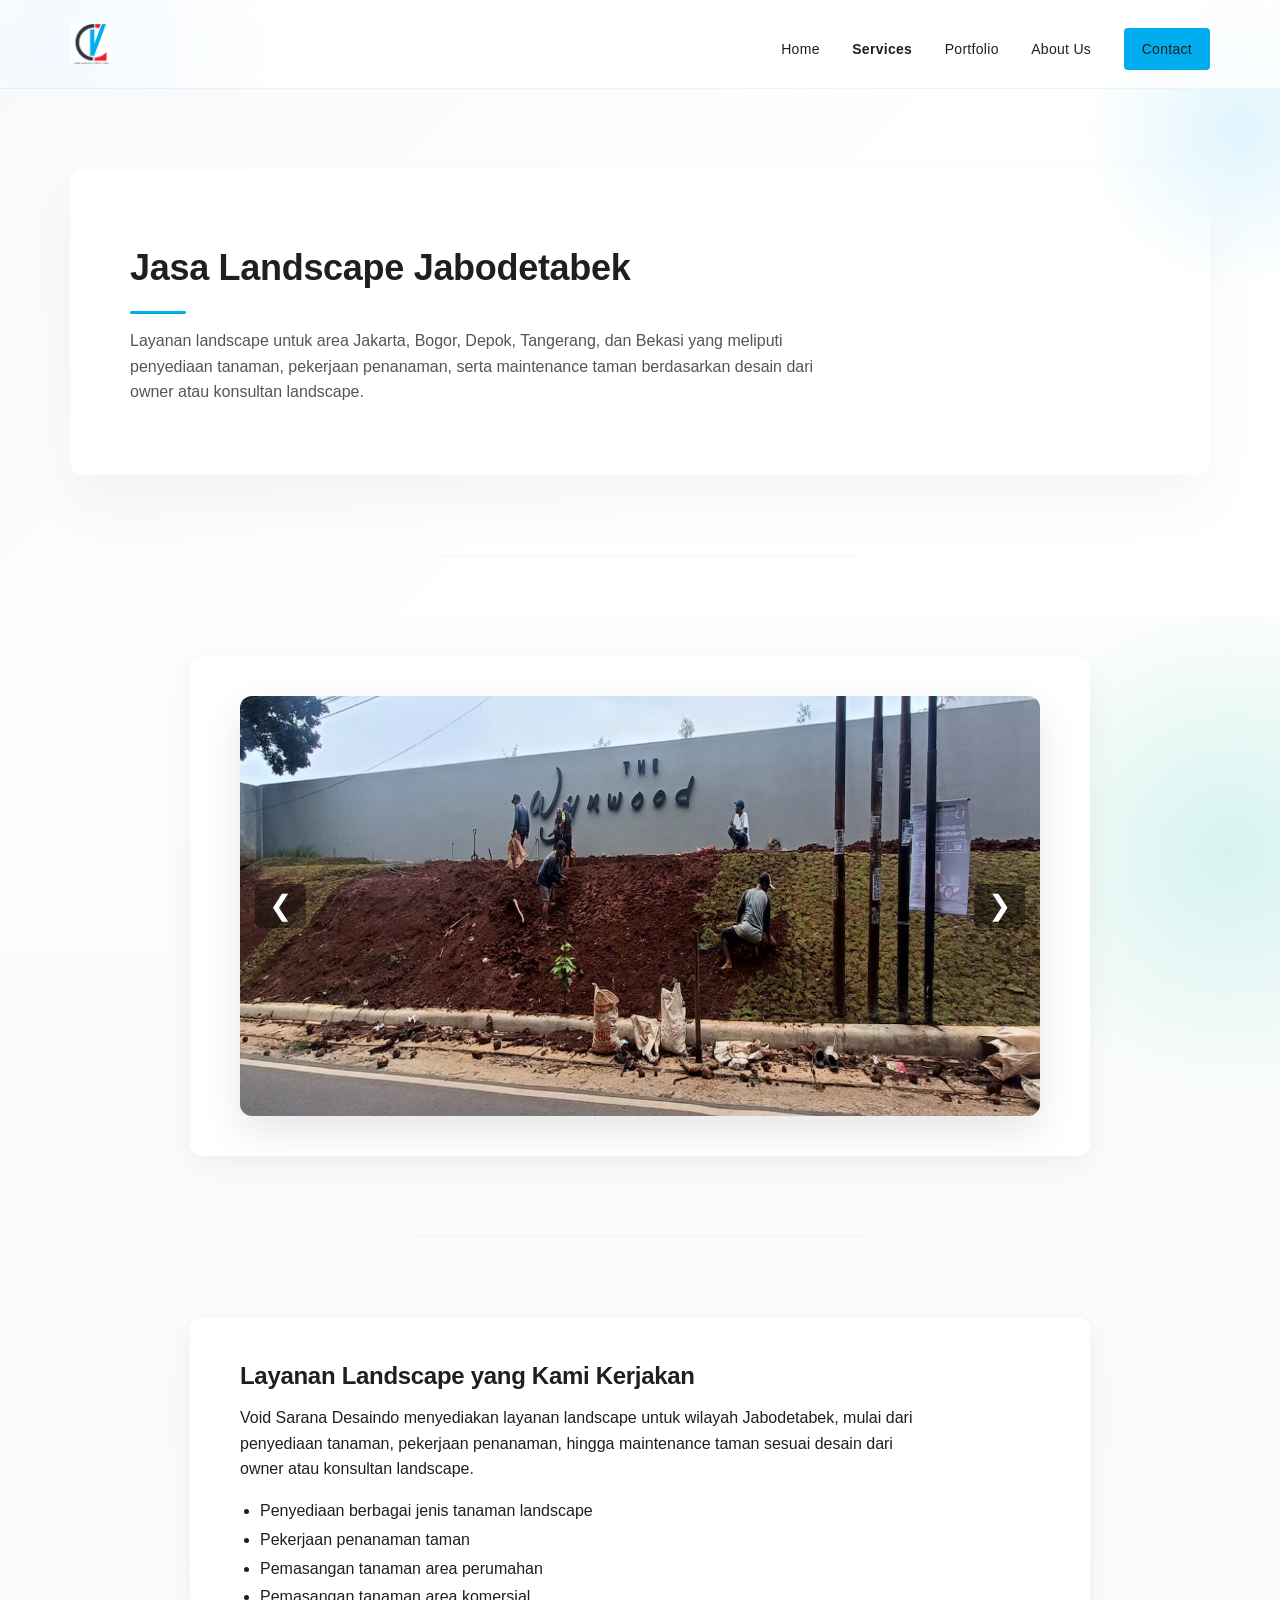
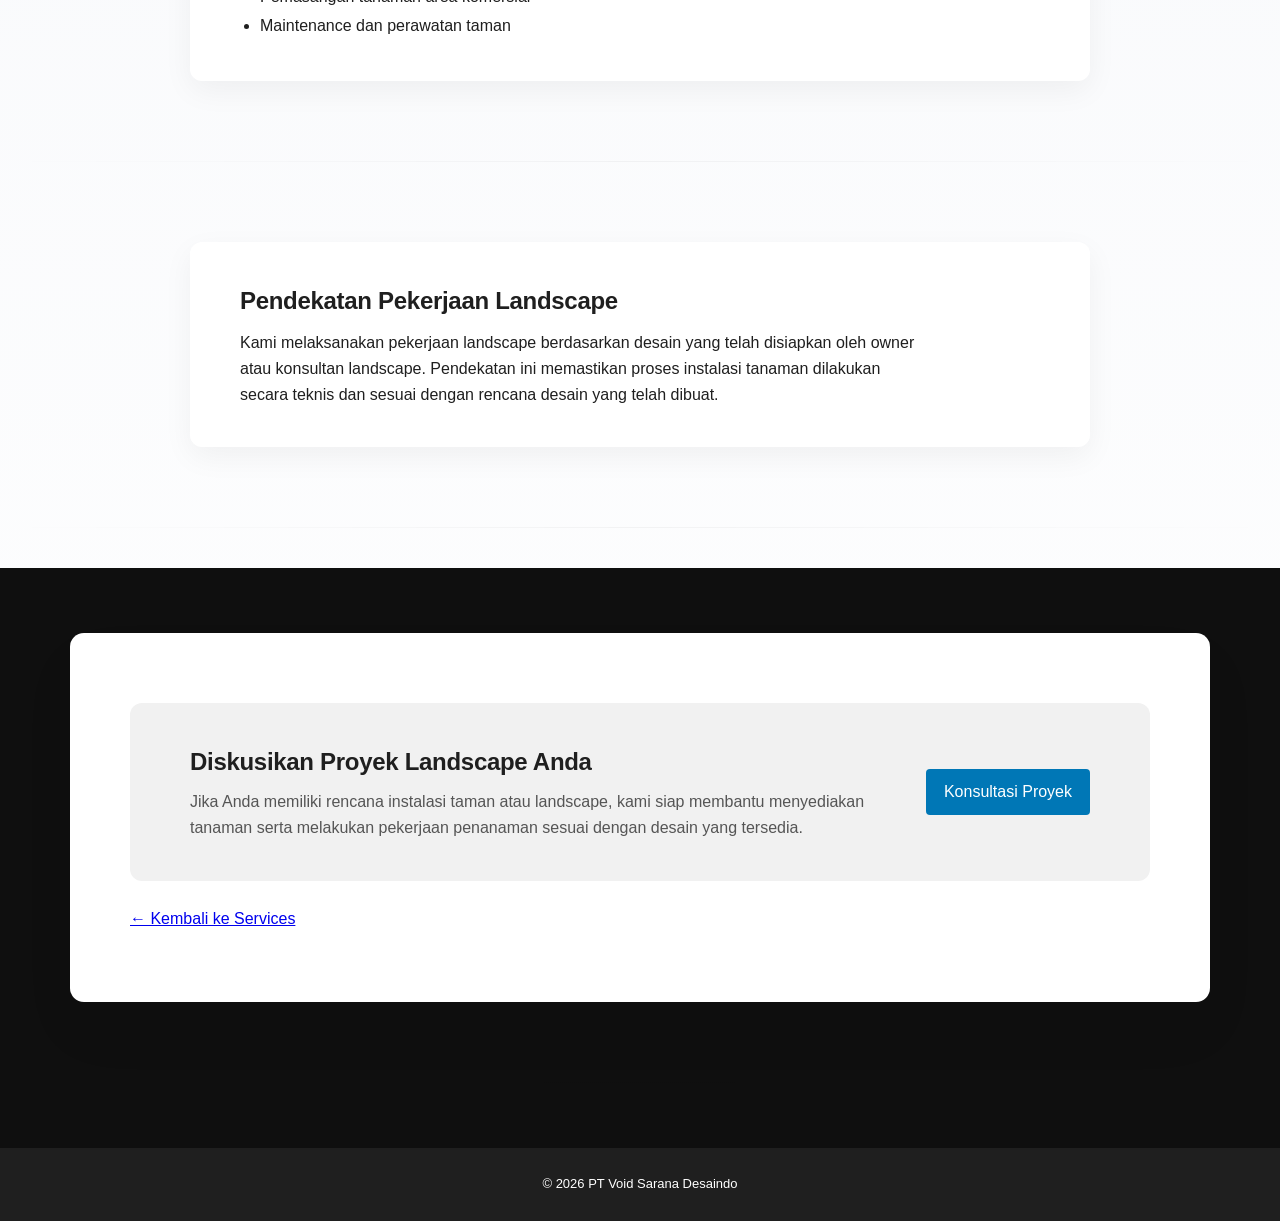
<file: jasa-landscape.html>
<!DOCTYPE html>
<html lang="id">

<head>

<meta charset="UTF-8">
<meta name="viewport" content="width=device-width, initial-scale=1.0">

<title>Jasa Landscape Jabodetabek | Void Sarana Desaindo</title>

<meta name="description" content="Jasa landscape di Jabodetabek oleh Void Sarana Desaindo untuk area Jakarta, Bogor, Depok, Tangerang, dan Bekasi, meliputi penyediaan tanaman, penanaman, dan maintenance taman sesuai desain owner atau konsultan.">

<link rel="stylesheet" href="assets/css/style.css">

</head>


<body>

<header class="site-header" id="navbar">

<div class="container header-flex">

<img src="assets/img/logo.png" alt="Void Sarana Desaindo" class="logo">

<button
  class="menu-toggle"
  id="menu-toggle"
  type="button"
  aria-label="Open navigation menu"
  aria-controls="nav-menu"
  aria-expanded="false">
  ☰
</button>

<nav class="nav" id="nav-menu">
<a href="index.html">Home</a>
<a href="services.html" class="active">Services</a>
<a href="portfolio.html">Portfolio</a>
<a href="about.html">About Us</a>
<a href="contact.html" class="btn-primary">Contact</a>
</nav>

</div>

</header>

<main>

<!-- PAGE HEADER -->

<section class="page-header">

<div class="container">

<h1>Jasa Landscape Jabodetabek</h1>

<p>
Layanan landscape untuk area Jakarta, Bogor, Depok, Tangerang, dan Bekasi
yang meliputi penyediaan tanaman, pekerjaan penanaman, serta maintenance taman
berdasarkan desain dari owner atau konsultan landscape.
</p>

</div>

</section>



<!-- HERO IMAGE -->

<section class="service-detail">

<div class="container">

<div class="service-slider">

<img src="assets/img/portfolio/land1.jpg"
     class="service-slide active"
     alt="Instalasi landscape cluster perumahan di Tangerang">

<img src="assets/img/portfolio/land2.jpg"
     class="service-slide"
     alt="Pekerjaan landscape cluster The Wynwood Tangerang">

<img src="assets/img/portfolio/land3.jpg"
     class="service-slide"
     alt="Pekerjaan landscape rumah tinggal di Bogor">

<img src="assets/img/portfolio/land4.jpg"
     class="service-slide"
     alt="Pekerjaan landscape rumah tinggal di Depok">

<img src="assets/img/portfolio/land5.jpg"
     class="service-slide"
     alt="Instalasi landscape rumah tinggal di Bogor">

<img src="assets/img/portfolio/land6.jpg"
     class="service-slide"
     alt="Pekerjaan landscape rumah di Bogor">

<button
  class="slider-prev"
  type="button"
  aria-label="Previous project image">
  &#10094;
</button>

<button
  class="slider-next"
  type="button"
  aria-label="Next project image">
  &#10095;
</button>

</div>

</div>

</section>



<!-- LAYANAN LANDSCAPE -->

<section class="service-detail">

<div class="container">

<h2>Layanan Landscape yang Kami Kerjakan</h2>

<p>
Void Sarana Desaindo menyediakan layanan landscape untuk wilayah Jabodetabek,
mulai dari penyediaan tanaman, pekerjaan penanaman, hingga maintenance taman
sesuai desain dari owner atau konsultan landscape.
</p>

<ul>

<li>Penyediaan berbagai jenis tanaman landscape</li>

<li>Pekerjaan penanaman taman</li>

<li>Pemasangan tanaman area perumahan</li>

<li>Pemasangan tanaman area komersial</li>

<li>Maintenance dan perawatan taman</li>

</ul>

</div>

</section>



<!-- PENDEKATAN PEKERJAAN -->

<section class="service-detail">

<div class="container">

<h2>Pendekatan Pekerjaan Landscape</h2>

<p>
Kami melaksanakan pekerjaan landscape berdasarkan desain
yang telah disiapkan oleh owner atau konsultan landscape.
Pendekatan ini memastikan proses instalasi tanaman dilakukan
secara teknis dan sesuai dengan rencana desain yang telah dibuat.
</p>

</div>

</section>


<!-- CTA -->

<section class="cta-project">

<div class="container">

<div class="cta-box">

<div class="cta-text">

<h2>Diskusikan Proyek Landscape Anda</h2>

<p>
Jika Anda memiliki rencana instalasi taman atau landscape,
kami siap membantu menyediakan tanaman serta melakukan
pekerjaan penanaman sesuai dengan desain yang tersedia.
</p>

</div>

<a href="contact.html" class="btn-primary landscape-cta-btn">
Konsultasi Proyek
</a>

</div>

<br>

<a href="services.html">← Kembali ke Services</a>

</div>

</section>

</main>

<footer class="site-footer">

<div class="container">

© 2026 PT Void Sarana Desaindo

</div>

</footer>

<script>

const serviceSlides = document.querySelectorAll(".service-slide");
const nextBtn = document.querySelector(".slider-next");
const prevBtn = document.querySelector(".slider-prev");

let serviceIndex = 0;

function showSlide(index){

serviceSlides.forEach(slide => slide.classList.remove("active"));

serviceSlides[index].classList.add("active");

}

function nextSlide(){

serviceIndex++;

if(serviceIndex >= serviceSlides.length){
serviceIndex = 0;
}

showSlide(serviceIndex);

}

function prevSlide(){

serviceIndex--;

if(serviceIndex < 0){
serviceIndex = serviceSlides.length - 1;
}

showSlide(serviceIndex);

}

nextBtn.addEventListener("click", nextSlide);
prevBtn.addEventListener("click", prevSlide);

setInterval(nextSlide,4000);

</script>

<script>

const toggle = document.getElementById("menu-toggle");
const nav = document.getElementById("nav-menu");

toggle.addEventListener("click", () => {
  nav.classList.toggle("active");

  const isOpen = nav.classList.contains("active");
  toggle.setAttribute("aria-expanded", isOpen);
  toggle.setAttribute(
    "aria-label",
    isOpen ? "Close navigation menu" : "Open navigation menu"
  );
});

document.querySelectorAll("#nav-menu a").forEach(link=>{
link.addEventListener("click",()=>{
nav.classList.remove("active");
});
});

</script>

<script>

const navbar = document.getElementById("navbar");

window.addEventListener("scroll", function(){

if(window.scrollY > 60){
navbar.classList.add("scrolled");
}else{
navbar.classList.remove("scrolled");
}

});

</script>

</body>
</html>
</file>
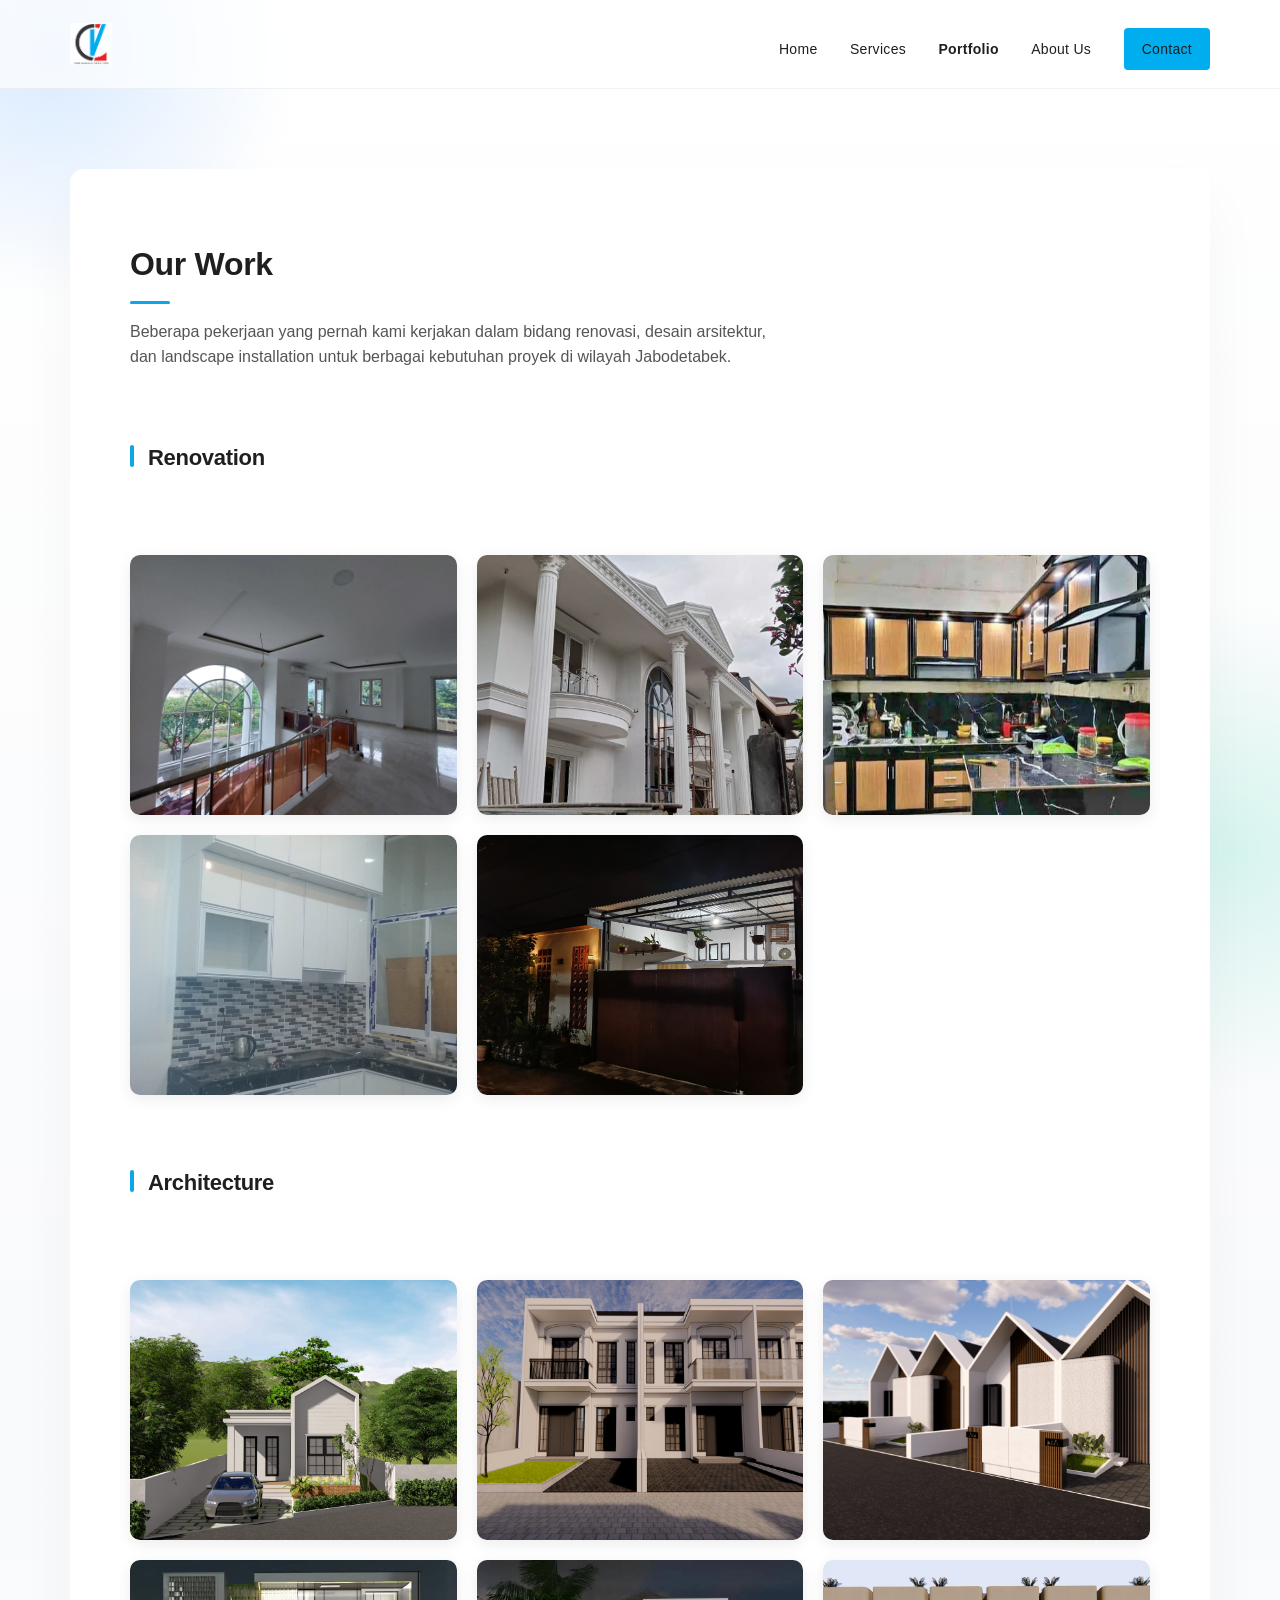
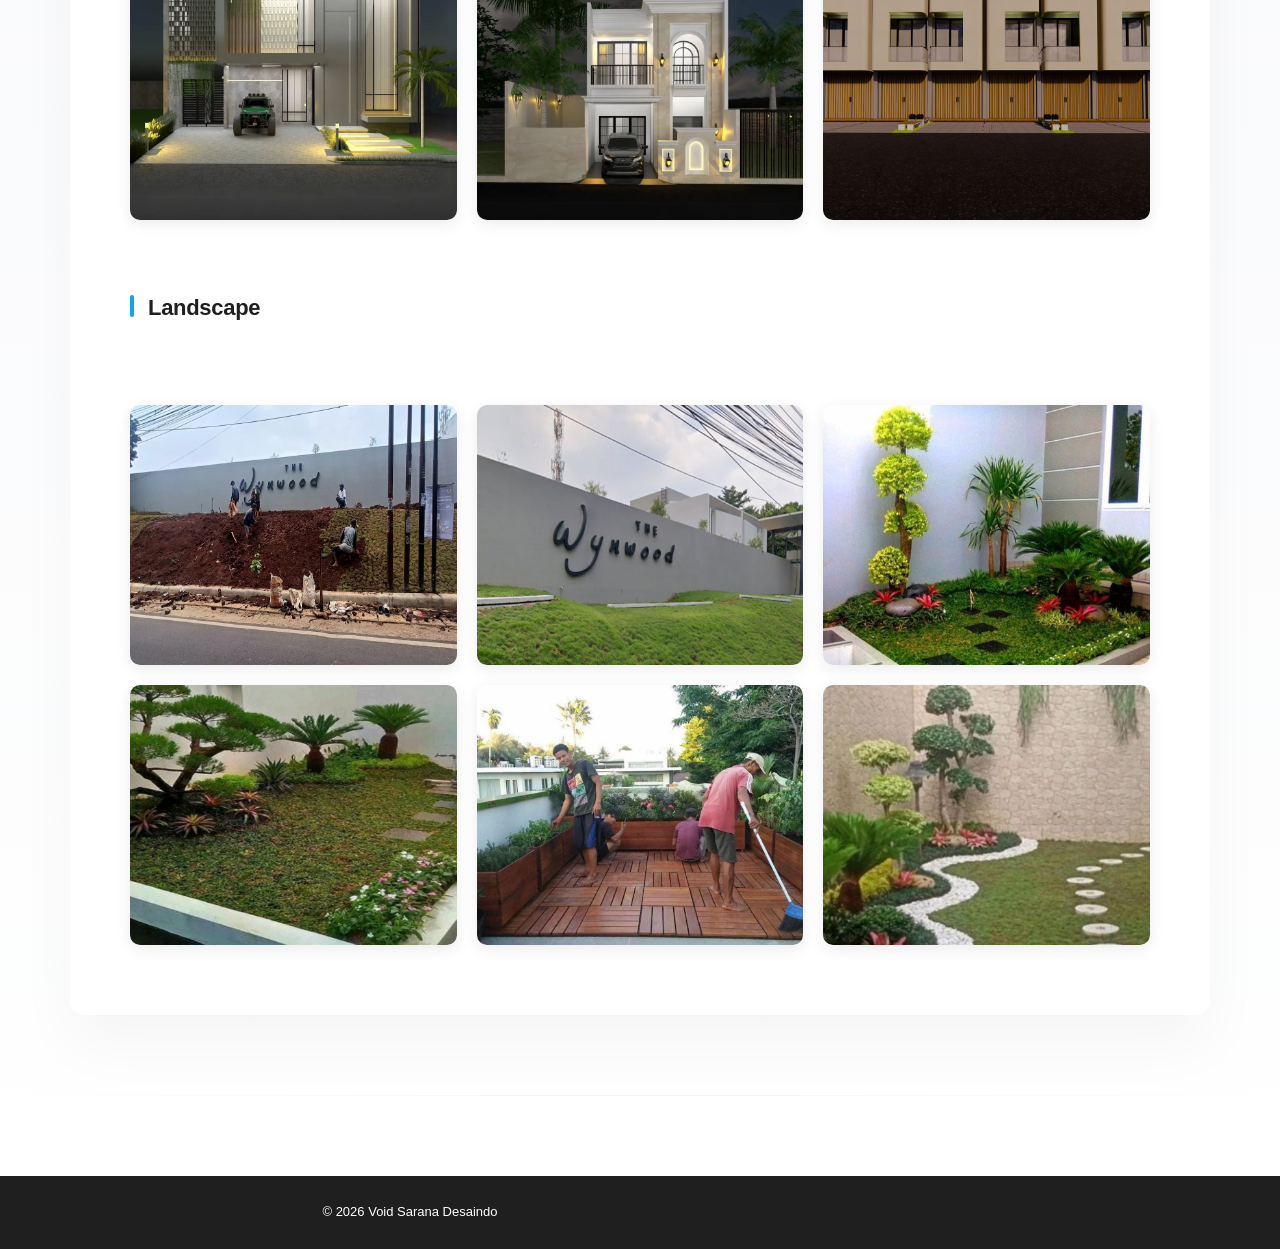
<file: portfolio.html>
<!DOCTYPE html>
<html lang="id">
<head>
<meta charset="UTF-8">
<meta name="viewport" content="width=device-width, initial-scale=1.0">

<title>Portfolio Proyek | Void Sarana Desaindo</title>

<meta name="description" content="Portfolio proyek Void Sarana Desaindo yang mencakup pekerjaan renovasi rumah, desain arsitektur, dan instalasi landscape untuk berbagai kebutuhan proyek di wilayah Jabodetabek.">

<link rel="stylesheet" href="assets/css/style.css">
</head>

<body>

<header class="site-header" id="navbar">

<div class="container header-flex">

<img src="assets/img/logo.png" alt="Void Sarana Desaindo" class="logo">

<button
  class="menu-toggle"
  id="menu-toggle"
  type="button"
  aria-label="Open navigation menu"
  aria-controls="nav-menu"
  aria-expanded="false">
  ☰
</button>

<nav class="nav" id="nav-menu">
<a href="index.html">Home</a>
<a href="services.html">Services</a>
<a href="portfolio.html" class="active">Portfolio</a>
<a href="about.html">About Us</a>
<a href="contact.html" class="btn-primary">Contact</a>
</nav>

</div>

</header>

<main>

<section class="portfolio-page">

<div class="container portfolio-wrapper">

<h1 class="section-title">Our Work</h1>

<p class="section-subtitle">
Beberapa pekerjaan yang pernah kami kerjakan dalam bidang renovasi, desain arsitektur, dan landscape installation untuk berbagai kebutuhan proyek di wilayah Jabodetabek.
</p>


<!-- RENOVATION -->

<h2 class="portfolio-category">Renovation</h2>

<div class="portfolio-grid hidden">

<div class="portfolio-card">
<a href="assets/img/portfolio/reno1.jpg">
<img src="assets/img/portfolio/reno1.jpg"
     class="reveal"
     alt="Renovation Mr.K House Jakarta 2023">
</a>
<div class="portfolio-overlay">Renovation Mr.K House Jakarta • 2023</div>
</div>

<div class="portfolio-card">
<a href="assets/img/portfolio/reno2.jpg">
<img src="assets/img/portfolio/reno2.jpg"
     class="reveal"
     alt="Aluminium works Mr.K House Jakarta 2023">
</a>
<div class="portfolio-overlay">Alumunium Works Mr.K House Jakarta • 2023</div>
</div>

<div class="portfolio-card">
<a href="assets/img/portfolio/reno3.jpg">
<img src="assets/img/portfolio/reno3.jpg"
     class="reveal"
     alt="Kitchen set works Bogor 2024">
</a>
<div class="portfolio-overlay">Kitchen Set Works Bogor • 2024</div>
</div>

<div class="portfolio-card">
<a href="assets/img/portfolio/reno4.jpg">
<img src="assets/img/portfolio/reno4.jpg"
     class="reveal"
     alt="Kitchen set works Bogor 2024">
</a>
<div class="portfolio-overlay">Kitchen Set Works Bogor • 2024</div>
</div>

<div class="portfolio-card">
<a href="assets/img/portfolio/reno5.jpg">
<img src="assets/img/portfolio/reno5.jpg"
     class="reveal"
     alt="Renovation Ms.O House Bogor 2025">
</a>
<div class="portfolio-overlay">Renovation Ms.O House Bogor • 2025</div>
</div>

</div>



<!-- ARCHITECTURE -->

<h2 class="portfolio-category">Architecture</h2>

<div class="portfolio-grid hidden">

<div class="portfolio-card">
<a href="assets/img/portfolio/arch1.jpg">
<img src="assets/img/portfolio/arch1.jpg"
     class="reveal"
     alt="American Classic Ms.R House Cilacap 2024">
</a>
<div class="portfolio-overlay">American Classic Ms.R House Cilacap • 2024</div>
</div>

<div class="portfolio-card">
<a href="assets/img/portfolio/arch2.jpg">
<img src="assets/img/portfolio/arch2.jpg"
     class="reveal"
     alt="American Classic Zam-Zam Cluster Bogor 2025">
</a>
<div class="portfolio-overlay">American Classic Zam-Zam Cluster Bogor • 2025</div>
</div>

<div class="portfolio-card">
<a href="assets/img/portfolio/arch3.jpg">
<img src="assets/img/portfolio/arch3.jpg"
     class="reveal"
     alt="Scandinavian GP Cluster Bogor 2025">
</a>
<div class="portfolio-overlay">Scandinavian GP Cluster Bogor • 2025</div>
</div>

<div class="portfolio-card">
<a href="assets/img/portfolio/arch4.jpg">
<img src="assets/img/portfolio/arch4.jpg"
     class="reveal"
     alt="Modern Mr.S House Jakarta 2024">
</a>
<div class="portfolio-overlay">Modern Mr.S House Jakarta • 2024</div>
</div>

<div class="portfolio-card">
<a href="assets/img/portfolio/arch5.jpg">
<img src="assets/img/portfolio/arch5.jpg"
     class="reveal"
     alt="American Classic Mr.S House Bogor 2024">
</a>
<div class="portfolio-overlay">American Classic Mr.S House Bogor • 2024</div>
</div>

<div class="portfolio-card">
<a href="assets/img/portfolio/arch6.jpg">
<img src="assets/img/portfolio/arch6.jpg"
     class="reveal"
     alt="Ruko GP Residence Bogor 2025">
</a>
<div class="portfolio-overlay">Ruko GP Residence Bogor • 2025</div>
</div>

</div>



<!-- LANDSCAPE -->

<h2 class="portfolio-category">Landscape</h2>

<div class="portfolio-grid hidden">

<div class="portfolio-card">
<a href="assets/img/portfolio/land1.jpg">
<img src="assets/img/portfolio/land1.jpg"
     class="reveal"
     alt="Landscape Cluster The Wynwood Tangerang 2025">
</a>
<div class="portfolio-overlay">Landscape Cluster The Wynwood Tangerang • 2025</div>
</div>

<div class="portfolio-card">
<a href="assets/img/portfolio/land2.jpg">
<img src="assets/img/portfolio/land2.jpg"
     class="reveal"
     alt="Landscape Cluster The Wynwood Tangerang 2025">
</a>
<div class="portfolio-overlay">Landscape Cluster The Wynwood Tangerang • 2025</div>
</div>

<div class="portfolio-card">
<a href="assets/img/portfolio/land3.jpg">
<img src="assets/img/portfolio/land3.jpg"
     class="reveal"
     alt="Landscape Mr.D House Bogor 2024">
</a>
<div class="portfolio-overlay">Landscape Mr.D House Bogor • 2024</div>
</div>

<div class="portfolio-card">
<a href="assets/img/portfolio/land4.jpg">
<img src="assets/img/portfolio/land4.jpg"
     class="reveal"
     alt="Landscape Ms.A House Depok 2024">
</a>
<div class="portfolio-overlay">Landscape Ms.A House Depok • 2024</div>
</div>

<div class="portfolio-card">
<a href="assets/img/portfolio/land5.jpg">
<img src="assets/img/portfolio/land5.jpg"
     class="reveal"
     alt="Landscape Mr.R House Bogor 2024">
</a>
<div class="portfolio-overlay">Landscape Mr.R House Bogor • 2024</div>
</div>

<div class="portfolio-card">
<a href="assets/img/portfolio/land6.jpg">
<img src="assets/img/portfolio/land6.jpg"
     class="reveal"
     alt="Landscape Mr.A House Bogor 2023">
</a>
<div class="portfolio-overlay">Landscape Mr.A House Bogor • 2023</div>
</div>

</div>

</div>
</section>

</main>

<footer class="site-footer">
<div class="container">
<p>© 2026 Void Sarana Desaindo</p>
</div>
</footer>


<!-- LIGHTBOX -->

<div class="lightbox" id="lightbox">
  <img id="lightbox-img" alt="">
</div>


<script>

const lightbox = document.getElementById("lightbox");
const lightboxImg = document.getElementById("lightbox-img");

document.querySelectorAll(".portfolio-grid a").forEach(link => {

link.addEventListener("click", function(e){

e.preventDefault();

lightbox.style.display = "flex";
lightboxImg.src = this.href;
lightboxImg.alt = this.querySelector("img").alt;

});

});

lightbox.addEventListener("click", function(){

lightbox.style.display = "none";

});

</script>


<script>

const observer = new IntersectionObserver((entries) => {

entries.forEach((entry) => {

if(entry.isIntersecting){
entry.target.classList.add("show");
}

});

});

document.querySelectorAll(".hidden").forEach((el)=>{
observer.observe(el);
});

</script>


<script>

function revealOnScroll(){

const reveals = document.querySelectorAll(".reveal");

reveals.forEach(el => {

const windowHeight = window.innerHeight;
const elementTop = el.getBoundingClientRect().top;
const visiblePoint = 80;

if(elementTop < windowHeight - visiblePoint){
el.classList.add("active");
}

});

}

window.addEventListener("scroll", revealOnScroll);

</script>

<script>

const toggle = document.getElementById("menu-toggle");
const nav = document.getElementById("nav-menu");

toggle.addEventListener("click", () => {
  nav.classList.toggle("active");

  const isOpen = nav.classList.contains("active");
  toggle.setAttribute("aria-expanded", isOpen);
  toggle.setAttribute(
    "aria-label",
    isOpen ? "Close navigation menu" : "Open navigation menu"
  );
});

document.querySelectorAll("#nav-menu a").forEach(link=>{
link.addEventListener("click",()=>{
nav.classList.remove("active");
});
});

</script>

<script>

const navbar = document.getElementById("navbar");

window.addEventListener("scroll", function(){

if(window.scrollY > 60){
navbar.classList.add("scrolled");
}else{
navbar.classList.remove("scrolled");
}

});

</script>

</body>
</html>
</file>
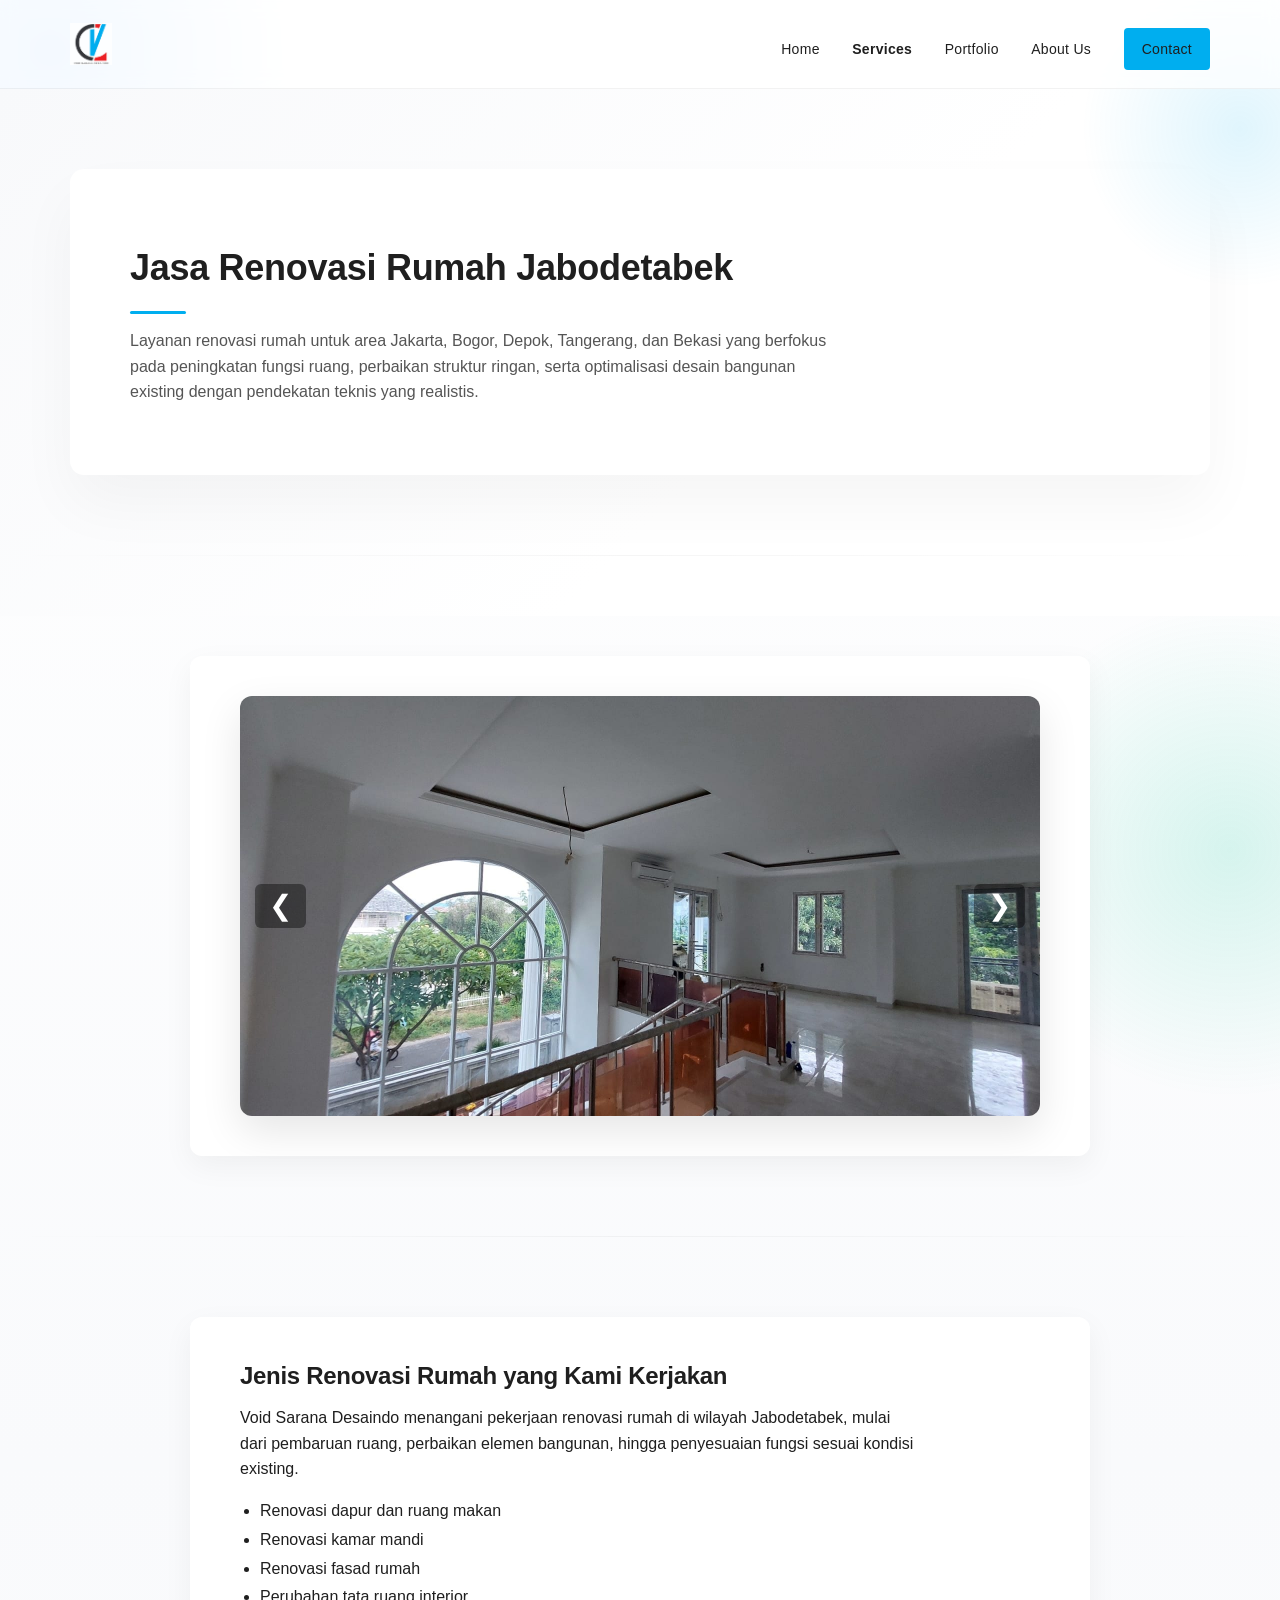
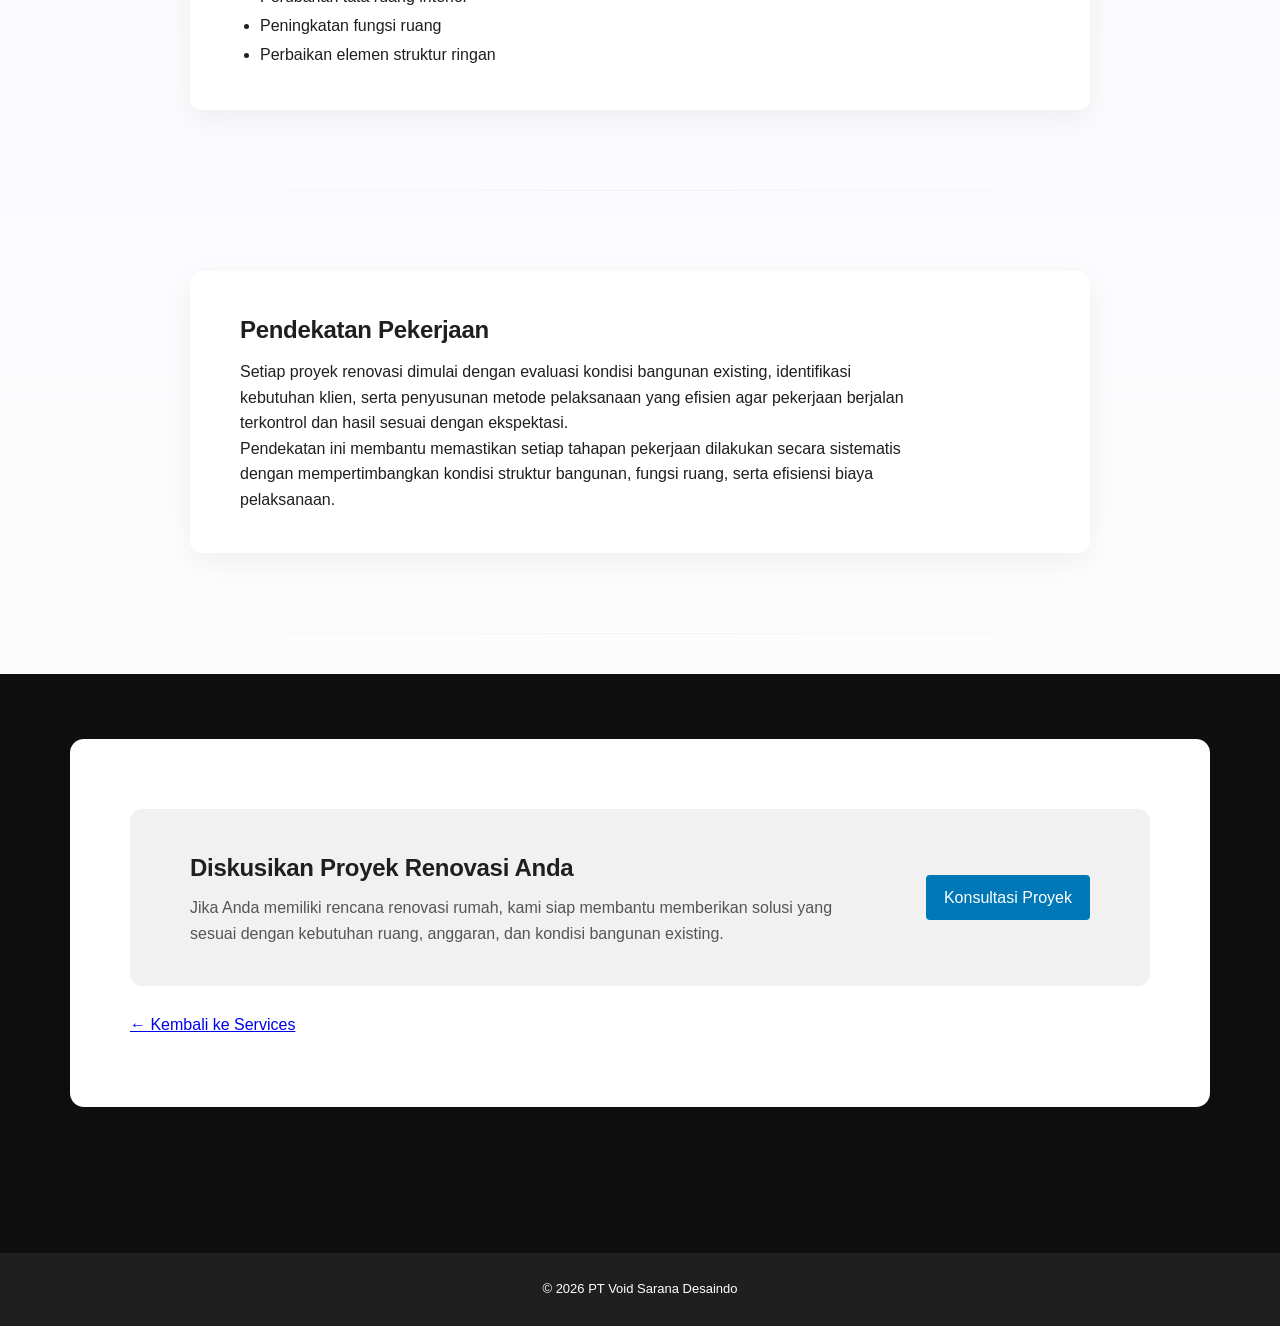
<file: renovasi-rumah.html>
<!DOCTYPE html>
<html lang="id">

<head>

<meta charset="UTF-8">
<meta name="viewport" content="width=device-width, initial-scale=1.0">

<title>Jasa Renovasi Rumah Jabodetabek | Void Sarana Desaindo</title>

<meta name="description" content="Jasa renovasi rumah di Jabodetabek oleh Void Sarana Desaindo untuk area Jakarta, Bogor, Depok, Tangerang, dan Bekasi dengan perencanaan teknis dan metode kerja terukur.">

<link rel="stylesheet" href="assets/css/style.css">

</head>


<body>

<header class="site-header" id="navbar">

<div class="container header-flex">

<img src="assets/img/logo.png" alt="Void Sarana Desaindo" class="logo">

<button
  class="menu-toggle"
  id="menu-toggle"
  type="button"
  aria-label="Open navigation menu"
  aria-controls="nav-menu"
  aria-expanded="false">
  ☰
</button>

<nav class="nav" id="nav-menu">
<a href="index.html">Home</a>
<a href="services.html" class="active">Services</a>
<a href="portfolio.html">Portfolio</a>
<a href="about.html">About Us</a>
<a href="contact.html" class="btn-primary">Contact</a>
</nav>

</div>

</header>

<main>

<!-- PAGE HEADER -->

<section class="page-header">

<div class="container">

<h1>Jasa Renovasi Rumah Jabodetabek</h1>

<p>
Layanan renovasi rumah untuk area Jakarta, Bogor, Depok, Tangerang, dan Bekasi
yang berfokus pada peningkatan fungsi ruang, perbaikan struktur ringan,
serta optimalisasi desain bangunan existing dengan pendekatan teknis
yang realistis.
</p>

</div>

</section>



<!-- PROJECT IMAGE -->

<section class="service-detail">

<div class="container">

<div class="service-slider">

<img src="assets/img/portfolio/reno1.jpg"
     class="service-slide active"
     alt="Proyek renovasi rumah Void Sarana Desaindo">
<img src="assets/img/portfolio/reno2.jpg"
     class="service-slide"
     alt="Pekerjaan aluminium pada proyek renovasi rumah">
<img src="assets/img/portfolio/reno3.jpg"
     class="service-slide"
     alt="Pekerjaan kitchen set pada proyek renovasi rumah">
<img src="assets/img/portfolio/reno4.jpg"
     class="service-slide"
     alt="Pekerjaan interior kitchen set rumah">
<img src="assets/img/portfolio/reno5.jpg"
     class="service-slide"
     alt="Proyek renovasi rumah di Bogor">

<button
  class="slider-prev"
  type="button"
  aria-label="Previous project image">
  &#10094;
</button>

<button
  class="slider-next"
  type="button"
  aria-label="Next project image">
  &#10095;
</button>

</div>
</div>

</section>



<!-- JENIS RENOVASI -->

<section class="service-detail">

<div class="container">

<h2>Jenis Renovasi Rumah yang Kami Kerjakan</h2>

<p>
Void Sarana Desaindo menangani pekerjaan renovasi rumah di wilayah Jabodetabek,
mulai dari pembaruan ruang, perbaikan elemen bangunan, hingga penyesuaian fungsi
sesuai kondisi existing.
</p>

<ul>

<li>Renovasi dapur dan ruang makan</li>

<li>Renovasi kamar mandi</li>

<li>Renovasi fasad rumah</li>

<li>Perubahan tata ruang interior</li>

<li>Peningkatan fungsi ruang</li>

<li>Perbaikan elemen struktur ringan</li>

</ul>

</div>

</section>



<!-- PENDEKATAN PEKERJAAN -->

<section class="service-detail">

<div class="container">

<h2>Pendekatan Pekerjaan</h2>

<p>
Setiap proyek renovasi dimulai dengan evaluasi kondisi bangunan
existing, identifikasi kebutuhan klien, serta penyusunan metode
pelaksanaan yang efisien agar pekerjaan berjalan terkontrol dan
hasil sesuai dengan ekspektasi.
</p>

<p>
Pendekatan ini membantu memastikan setiap tahapan pekerjaan
dilakukan secara sistematis dengan mempertimbangkan kondisi
struktur bangunan, fungsi ruang, serta efisiensi biaya pelaksanaan.
</p>

</div>

</section>


<!-- CTA PROJECT -->

<section class="cta-project">

<div class="container">

<div class="cta-box">

<div class="cta-text">

<h2>Diskusikan Proyek Renovasi Anda</h2>

<p>
Jika Anda memiliki rencana renovasi rumah,
kami siap membantu memberikan solusi yang sesuai
dengan kebutuhan ruang, anggaran, dan kondisi bangunan existing.
</p>

</div>

<a href="contact.html" class="btn-primary renovation-cta-btn">
Konsultasi Proyek
</a>

</div>

<br>

<a href="services.html">← Kembali ke Services</a>

</div>

</section>

</main>

<footer class="site-footer">

<div class="container">

© 2026 PT Void Sarana Desaindo

</div>

</footer>

<script>

const serviceSlides = document.querySelectorAll(".service-slide");
const nextBtn = document.querySelector(".slider-next");
const prevBtn = document.querySelector(".slider-prev");

let serviceIndex = 0;

function showSlide(index){

serviceSlides.forEach(slide => slide.classList.remove("active"));

serviceSlides[index].classList.add("active");

}

function nextSlide(){

serviceIndex++;

if(serviceIndex >= serviceSlides.length){
serviceIndex = 0;
}

showSlide(serviceIndex);

}

function prevSlide(){

serviceIndex--;

if(serviceIndex < 0){
serviceIndex = serviceSlides.length - 1;
}

showSlide(serviceIndex);

}

nextBtn.addEventListener("click", nextSlide);
prevBtn.addEventListener("click", prevSlide);

setInterval(nextSlide,4000);

</script>

<script>

const toggle = document.getElementById("menu-toggle");
const nav = document.getElementById("nav-menu");

toggle.addEventListener("click", () => {
  nav.classList.toggle("active");

  const isOpen = nav.classList.contains("active");
  toggle.setAttribute("aria-expanded", isOpen);
  toggle.setAttribute(
    "aria-label",
    isOpen ? "Close navigation menu" : "Open navigation menu"
  );
});

document.querySelectorAll("#nav-menu a").forEach(link=>{
link.addEventListener("click",()=>{
nav.classList.remove("active");
});
});

</script>

<script>

const navbar = document.getElementById("navbar");

window.addEventListener("scroll", function(){

if(window.scrollY > 60){
navbar.classList.add("scrolled");
}else{
navbar.classList.remove("scrolled");
}

});

</script>

</body>
</html>
</file>
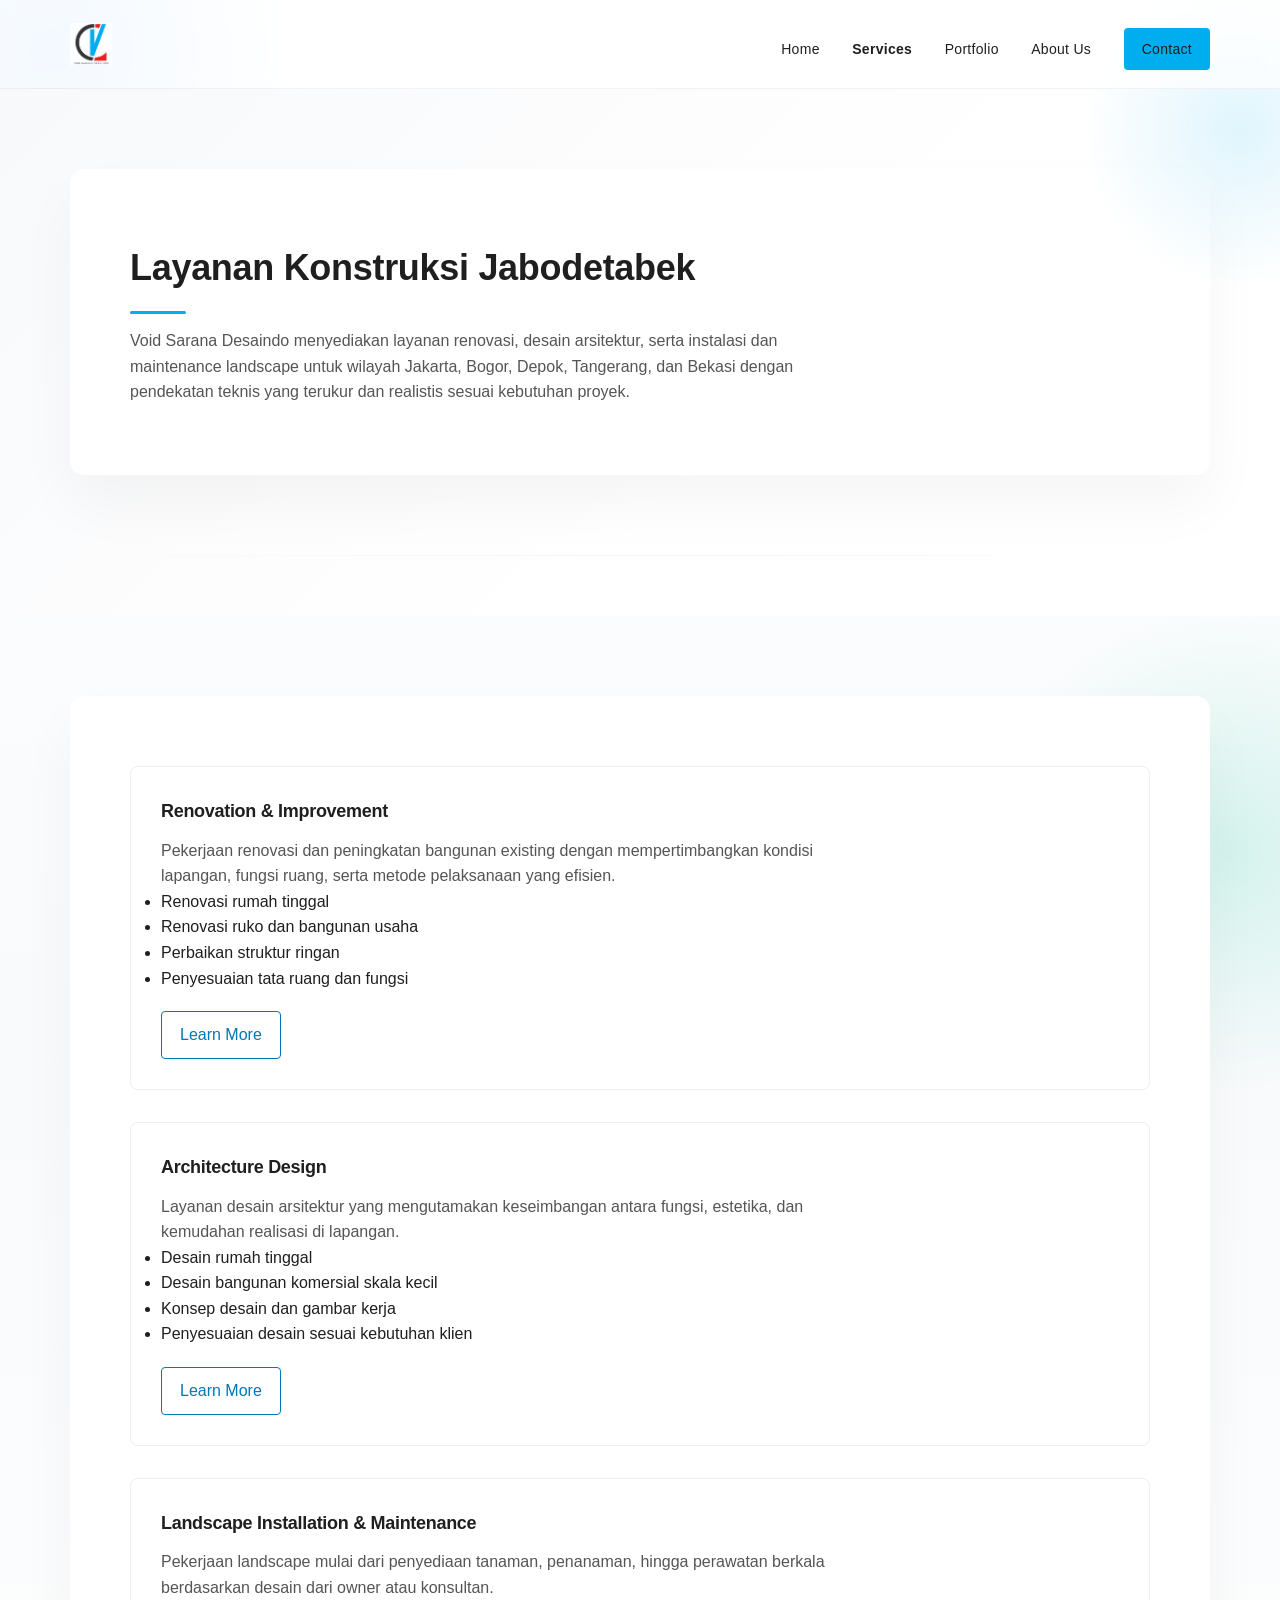
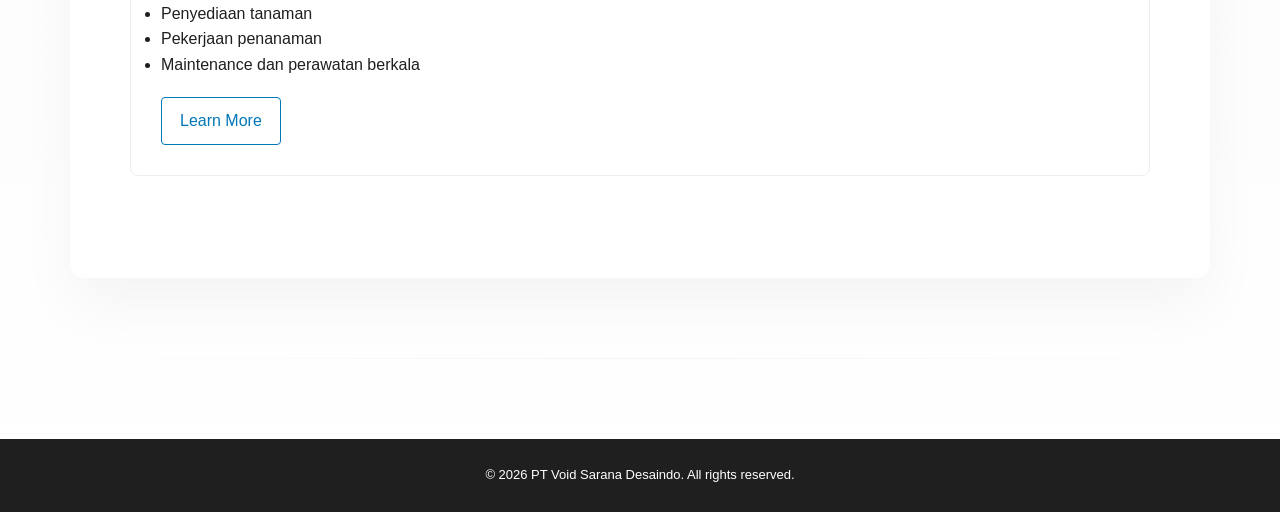
<file: services.html>
<!DOCTYPE html>
<html lang="id">
<head>
  <meta charset="UTF-8" />
  <meta name="viewport" content="width=device-width, initial-scale=1.0" />

  <title>Layanan Konstruksi Jabodetabek | Void Sarana Desaindo</title>

  <meta name="description" content="Layanan Void Sarana Desaindo di Jabodetabek meliputi renovasi rumah, desain arsitektur, serta instalasi dan maintenance landscape untuk area Jakarta, Bogor, Depok, Tangerang, dan Bekasi.">

  <link rel="stylesheet" href="assets/css/style.css" />
</head>

<body class="services-page">

  <!-- HEADER -->
  <header class="site-header" id="navbar">

<div class="container header-flex">

<img src="assets/img/logo.png" alt="Void Sarana Desaindo" class="logo">

<button
  class="menu-toggle"
  id="menu-toggle"
  type="button"
  aria-label="Open navigation menu"
  aria-controls="nav-menu"
  aria-expanded="false">
  ☰
</button>

<nav class="nav" id="nav-menu">
<a href="index.html">Home</a>
<a href="services.html" class="active">Services</a>
<a href="portfolio.html">Portfolio</a>
<a href="about.html">About Us</a>
<a href="contact.html" class="btn-primary">Contact</a>
</nav>

</div>

</header>

<main>

  <!-- PAGE HEADER -->
  <section class="page-header">
  <div class="container">

    <h1>Layanan Konstruksi Jabodetabek</h1>

    <p>
      Void Sarana Desaindo menyediakan layanan renovasi, desain arsitektur,
      serta instalasi dan maintenance landscape untuk wilayah Jakarta, Bogor,
      Depok, Tangerang, dan Bekasi dengan pendekatan teknis yang terukur
      dan realistis sesuai kebutuhan proyek.
    </p>

  </div>
</section>

  <!-- SERVICES DETAIL -->
  <section class="services">
    <div class="container">

      <div class="service-item">
        <h2>Renovation & Improvement</h2>
        <p>
          Pekerjaan renovasi dan peningkatan bangunan existing dengan
          mempertimbangkan kondisi lapangan, fungsi ruang,
          serta metode pelaksanaan yang efisien.
        </p>
        <ul>
          <li>Renovasi rumah tinggal</li>
          <li>Renovasi ruko dan bangunan usaha</li>
          <li>Perbaikan struktur ringan</li>
          <li>Penyesuaian tata ruang dan fungsi</li>
        </ul>
<a href="renovasi-rumah.html" class="btn-secondary">
Learn More
</a>
      </div>

      <div class="service-item">
        <h2>Architecture Design</h2>
        <p>
          Layanan desain arsitektur yang mengutamakan keseimbangan
          antara fungsi, estetika, dan kemudahan realisasi di lapangan.
        </p>
        <ul>
          <li>Desain rumah tinggal</li>
          <li>Desain bangunan komersial skala kecil</li>
          <li>Konsep desain dan gambar kerja</li>
          <li>Penyesuaian desain sesuai kebutuhan klien</li>
        </ul>
<a href="desain-arsitektur.html" class="btn-secondary">
Learn More
</a>
      </div>

      <div class="service-item">
        <h2>Landscape Installation & Maintenance</h2>
        <p>
          Pekerjaan landscape mulai dari penyediaan tanaman,
          penanaman, hingga perawatan berkala berdasarkan
          desain dari owner atau konsultan.
        </p>
        <ul>
          <li>Penyediaan tanaman</li>
          <li>Pekerjaan penanaman</li>
          <li>Maintenance dan perawatan berkala</li>
        </ul>
<a href="jasa-landscape.html" class="btn-secondary">
Learn More
</a>

      </div>

    </div>
  </section>

</main>

  <!-- FOOTER -->
  <footer class="site-footer">
    © 2026 PT Void Sarana Desaindo. All rights reserved.
  </footer>

<script>

const toggle = document.getElementById("menu-toggle");
const nav = document.getElementById("nav-menu");

toggle.addEventListener("click", () => {
  nav.classList.toggle("active");

  const isOpen = nav.classList.contains("active");
  toggle.setAttribute("aria-expanded", isOpen);
  toggle.setAttribute(
    "aria-label",
    isOpen ? "Close navigation menu" : "Open navigation menu"
  );
});

document.querySelectorAll("#nav-menu a").forEach(link=>{
link.addEventListener("click",()=>{
nav.classList.remove("active");
});
});

</script>

<script>

const navbar = document.getElementById("navbar");

window.addEventListener("scroll", function(){

if(window.scrollY > 60){
navbar.classList.add("scrolled");
}else{
navbar.classList.remove("scrolled");
}

});

</script>

</body>
</html>
</file>
<file: assets/css/style.css>
/* =====================
   RESET & BASE
===================== */
* {
  margin: 0;
  padding: 0;
  box-sizing: border-box;
}

/* GLOBAL SECTION SPACING */

section{
padding:100px 0;
}

html{
scroll-behavior:smooth;
}

body {
  font-family: 'Inter', sans-serif;
  color: #1f1f1f;
  line-height: 1.6;
  background: #ffffff;
}

.container {
  width: 90%;
  max-width: 1200px;
  margin: auto;
}

/* =====================
   HEADER / NAVBAR
===================== */
.site-header {
  padding: 18px 0;
  border-bottom: 1px solid #eee;
  background: #fff;
}

.header-flex {
  display: flex;
  justify-content: space-between;
  align-items: center;
}

.logo {
  height: 42px;
}

.nav a {
  margin-left: 22px;
  text-decoration: none;
  color: #1f1f1f;
  font-size: 14px;
}

.nav a.active {
  font-weight: 600;
}

.btn-primary {
  background: #00AEEF;
  color: #fff;
  padding: 10px 18px;
  border-radius: 4px;
  text-decoration: none;
  display: inline-block;
}

.btn-secondary {
  border: 1px solid #00AEEF;
  color: #00AEEF;
  padding: 10px 18px;
  border-radius: 4px;
  text-decoration: none;
  display: inline-block;
}

/* =====================
   PAGE HEADER (GLOBAL)
===================== */
.page-header {
  background: #f8f9fb;
  padding: 80px 0 60px;
}

.page-header h1 {
  font-size: 36px;
  margin-bottom: 14px;
}

.page-header p {
  max-width: 720px;
  color: #555;
}

/* =====================
   HOME
===================== */
.hero {
  padding: 100px 0;
  background: #f9f9f9;
}

.hero-grid {
  display: grid;
  grid-template-columns: 1.2fr 1fr;
  gap: 60px;
  align-items: center;
}

.hero-subtitle {
  font-size: 14px;
  font-weight: 600;
  text-transform: uppercase;
  color: #00AEEF;
  margin-bottom: 10px;
}

.hero h1 {
  font-size: 44px;
  margin-bottom: 14px;
}

.hero-desc {
  max-width: 520px;
  margin-bottom: 28px;
  color: #444;
}

.hero-placeholder {
  height: 300px;
  background: #eaeaea;
  border-radius: 8px;
  display: flex;
  align-items: center;
  justify-content: center;
  color: #888;
}

/* =====================
   SERVICES (HOME PREVIEW)
===================== */
.services {
  padding: 80px 0;
}

.section-title {
  font-size: 32px;
  margin-bottom: 10px;
}

.section-subtitle {
  max-width: 640px;
  color: #555;
  margin-bottom: 40px;
}

.service-list {
  display: grid;
  grid-template-columns: repeat(3, 1fr);
  gap: 30px;
}

.service-item {
  border: 1px solid #eee;
  border-radius: 8px;
  padding: 30px;
  background: #fff;
}

.service-item h3 {
  margin-bottom: 12px;
  font-size: 18px;
}

.service-item p {
  color: #555;
}

/* =====================
   SERVICES PAGE ONLY
===================== */
.services-page .hero {
  display: none;
}

.services-page .services {
  padding: 80px 0;
}

.services-page .service-item {
  margin-bottom: 32px;
}

/* =====================
   PORTFOLIO
===================== */
.portfolio {
  padding: 80px 0;
}

.portfolio-grid {
  display: grid;
  grid-template-columns: repeat(2, 1fr);
  gap: 40px;
}

.portfolio-item {
  border: 1px solid #eee;
  border-radius: 10px;
  padding: 28px;
  transition: 0.25s ease;
}

.portfolio-item:hover {
  transform: translateY(-6px);
  border-color: #00AEEF;
}

.portfolio-thumb {
  height: 220px;
  background: linear-gradient(135deg, #eaeaea, #f5f5f5);
  border-radius: 8px;
  margin-bottom: 18px;
  display: flex;
  align-items: center;
  justify-content: center;
  color: #999;
}

/* =====================
   CONTACT
===================== */
.contact {
  padding: 80px 0;
}

.contact-card {
  max-width: 720px;
  margin: auto;
  border: 1px solid #eee;
  border-radius: 12px;
  padding: 48px;
  background: #fff;
}

.contact-actions {
  display: flex;
  gap: 16px;
  margin-bottom: 28px;
}

/* =====================
   FOOTER
===================== */
.site-footer {
  background: #1f1f1f;
  color: #fff;
  text-align: center;
  padding: 26px 0;
  font-size: 13px;
}

/* =====================
   RESPONSIVE
===================== */
@media (max-width: 900px) {
  .hero-grid {
    grid-template-columns: 1fr;
  }

  .service-list,
  .portfolio-grid {
    grid-template-columns: 1fr;
  }

  .contact-actions {
    flex-direction: column;
  }
}

/* =====================
   ABOUT PAGE – LEVEL UP
===================== */

/* accent line under title */
.about-page .section-title {
  position: relative;
  padding-bottom: 14px;
}

.about-page .section-title::after {
  content: "";
  position: absolute;
  left: 0;
  bottom: 0;
  width: 48px;
  height: 3px;
  background: #00AEEF;
  border-radius: 2px;
}

/* philosophy quote */
.about-page .about-quote {
  margin: 60px 0;
  padding: 36px 40px;
  border-left: 4px solid #00AEEF;
  background: #f8f9fb;
  font-size: 18px;
  font-weight: 500;
  color: #222;
}

/* soften paragraph flow */
.about-page p {
  margin-bottom: 18px;
}

/* =====================
   PORTFOLIO PAGE
   (MULTI PHOTO, NO JS)
===================== */
.portfolio-page .portfolio {
  padding: 80px 0;
}

.portfolio-page .portfolio-category {
  margin-bottom: 80px;
}

.portfolio-page .portfolio-category h2 {
  font-size: 26px;
  margin-bottom: 10px;
}

.portfolio-page .portfolio-desc {
  max-width: 700px;
  margin-bottom: 28px;
  color: #555;
}

.portfolio-page .portfolio-grid {
  display: grid;
  grid-template-columns: repeat(3, 1fr);
  gap: 20px;
}

.portfolio-page .portfolio-photo {
  width: 100%;
  height: 220px;
  background: #eaeaea;
  border-radius: 8px;
  object-fit: cover;
  display: flex;
  align-items: center;
  justify-content: center;
  color: #999;
  font-size: 14px;
}

/* responsive */
@media (max-width: 768px) {
  .portfolio-page .portfolio-grid {
    grid-template-columns: repeat(2, 1fr);
  }
}

@media (max-width: 480px) {
  .portfolio-page .portfolio-grid {
    grid-template-columns: 1fr;
  }
}

/* =====================
   PREMIUM VISUAL POLISH
   (SAFE, GLOBAL LIGHT)
===================== */

/* soft background rhythm */
body {
  background:
    linear-gradient(
      to bottom,
      #ffffff 0%,
      #f9fafc 50%,
      #ffffff 100%
    );
}

/* section breathing space */
section {
  position: relative;
}

/* subtle divider */
section::after {
  content: "";
  display: block;
  width: 100%;
  height: 1px;
  background: linear-gradient(
    to right,
    transparent,
    rgba(0,0,0,0.04),
    transparent
  );
  margin-top: 80px;
}

/* prevent divider on footer */
footer::after {
  display: none;
}

/* premium container max-width */
.container {
  max-width: 1140px;
}

/* heading weight refinement */
h1, h2 {
  letter-spacing: -0.3px;
}

/* visual anchor for page header */
.page-header {
  background:
    linear-gradient(
      135deg,
      #f8f9fb 0%,
      #ffffff 60%
    );
}

/* subtle brand accent */
.page-header h1::after {
  content: "";
  display: block;
  width: 56px;
  height: 3px;
  background: #00AEEF;
  margin-top: 14px;
  border-radius: 2px;
}

/* ==========================
   ARCHITECTURAL DEPTH SYSTEM
   PREMIUM – SAFE MODE
========================== */

/* subtle architectural grid texture */
body::before {
  content: "";
  position: fixed;
  inset: 0;
  background-image:
    linear-gradient(rgba(0,0,0,0.015) 1px, transparent 1px),
    linear-gradient(90deg, rgba(0,0,0,0.015) 1px, transparent 1px);
  background-size: 80px 80px;
  pointer-events: none;
  z-index: 0;
}

/* ensure content above texture */
body > * {
  position: relative;
  z-index: 1;
}

/* section panel feel */
section .container {
  background: #ffffff;
  border-radius: 14px;
  padding: 80px 80px;
  box-shadow:
    0 30px 60px rgba(0,0,0,0.04);
}

/* reduce padding on small screens */
@media (max-width: 768px) {
  section .container {
    padding: 48px 28px;
  }
}

/* visual anchor on large headings */
h1 {
  font-size: 48px;
}

/* silent oversized accent */
.page-header::before {
  content: "";
  position: absolute;
  top: -120px;
  right: -120px;
  width: 320px;
  height: 320px;
  background: radial-gradient(
    circle,
    rgba(0,174,239,0.12),
    transparent 70%
  );
  pointer-events: none;
}

/* PORTFOLIO PAGE */

.portfolio-page{
padding:80px 0;
}

.portfolio-category{
margin-top:60px;
margin-bottom:20px;
font-size:24px;
}

.portfolio-grid{
display:grid;
grid-template-columns:repeat(3,1fr);
gap:25px;
}

.portfolio-grid img{
width:100%;
height:260px;
object-fit:cover;
border-radius:6px;
transition:0.3s;
}

.portfolio-grid img:hover{
transform:scale(1.05);
}

/* =========================
   PORTFOLIO GRID UPGRADE
========================= */

.portfolio-section {
  padding: 80px 0;
  background: #f7f8fa;
}

.portfolio-category {
  margin-top: 50px;
}

.portfolio-grid {
  display: grid;
  grid-template-columns: repeat(auto-fit, minmax(260px, 1fr));
  gap: 28px;
  margin-top: 20px;
}

.portfolio-item {
  overflow: hidden;
  border-radius: 10px;
  background: #fff;
  box-shadow: 0 6px 18px rgba(0,0,0,0.06);
  transition: transform 0.3s ease, box-shadow 0.3s ease;
}

.portfolio-item:hover {
  transform: translateY(-6px);
  box-shadow: 0 12px 28px rgba(0,0,0,0.12);
}

.portfolio-item img {
  width: 100%;
  height: 220px;
  object-fit: cover;
  display: block;
  transition: transform 0.4s ease;
}

.portfolio-item:hover img {
  transform: scale(1.08);
}

.portfolio-category h3 {
  margin-bottom: 15px;
  font-size: 22px;
}

/* =========================
   PORTFOLIO POLISH
========================= */

.portfolio-wrapper {
  background: white;
  padding: 60px;
  border-radius: 12px;
  box-shadow: 0 10px 30px rgba(0,0,0,0.06);
}

.portfolio-category h3 {
  font-size: 24px;
  font-weight: 600;
  margin-bottom: 18px;
  position: relative;
}

.portfolio-category h3::after {
  content: "";
  display: block;
  width: 40px;
  height: 3px;
  background: #00AEEF;
  margin-top: 8px;
  border-radius: 2px;
}

/* animasi foto */
.gallery img{
  transition: transform 0.4s ease;
}

.gallery img:hover{
  transform: scale(1.07);
}

/* animasi card */
.card{
  transition: all 0.3s ease;
}

.card:hover{
  transform: translateY(-6px);
  box-shadow: 0 15px 35px rgba(0,0,0,0.15);
}

/* LIGHTBOX */

.lightbox{
position:fixed;
top:0;
left:0;
width:100%;
height:100%;
background:rgba(0,0,0,0.85);
display:flex;
justify-content:center;
align-items:center;
z-index:999;
}

.lightbox img{
max-width:90%;
max-height:90%;
border-radius:8px;
}

.lightbox .close{
position:absolute;
top:30px;
right:40px;
font-size:40px;
color:white;
cursor:pointer;
}

/* SCROLL ANIMATION */

.fade-up{
opacity:0;
transform:translateY(40px);
transition:all 0.8s ease;
}

.fade-up.show{
opacity:1;
transform:translateY(0);
}


/* ANIMATION SCROLL */

.hidden{
opacity:0;
transform:translateY(40px);
transition:all 0.8s ease;
}

.show{
opacity:1;
transform:translateY(0);
}

/* PORTFOLIO IMAGE POLISH */

.portfolio-grid a{
display:block;
overflow:hidden;
border-radius:12px;
position:relative;
}

.portfolio-grid img{
width:100%;
display:block;
transition:transform .6s ease, filter .6s ease;
}

.portfolio-grid a:hover img{
transform:scale(1.08);
filter:brightness(1.05);
}

/* shadow card */

.portfolio-grid a{
box-shadow:0 10px 25px rgba(0,0,0,0.08);
transition:all .4s ease;
}

.portfolio-grid a:hover{
transform:translateY(-6px);
box-shadow:0 18px 40px rgba(0,0,0,0.15);
}

/* LIGHTBOX */

.lightbox{
position:fixed;
top:0;
left:0;
width:100%;
height:100%;
background:rgba(0,0,0,0.85);
display:none;
align-items:center;
justify-content:center;
z-index:999;
padding:40px;
}

.lightbox img{
max-width:90%;
max-height:90%;
border-radius:10px;
box-shadow:0 20px 60px rgba(0,0,0,0.6);
}

/* SCROLL REVEAL */

.reveal{
opacity:0;
transform:translateY(40px);
transition:all 0.8s ease;
}

.reveal.active{
opacity:1;
transform:translateY(0);
}

/* portfolio image hover effect */

.portfolio-grid a{
display:block;
overflow:hidden;
border-radius:8px;
}

.portfolio-grid img{
width:100%;
height:260px;
object-fit:cover;
transition: transform 0.5s ease;
}

.portfolio-grid a:hover img{
transform:scale(1.08);
}

.portfolio-grid a{
box-shadow:0 8px 25px rgba(0,0,0,0.08);
transition:all 0.3s ease;
}

.portfolio-grid a:hover{
box-shadow:0 12px 35px rgba(0,0,0,0.15);
}

.portfolio-category{
margin-top:60px;
margin-bottom:20px;
font-size:22px;
}

/* HERO VISUAL UPGRADE */

.hero-visual{
position:relative;
}

.hero-visual img{
width:100%;
border-radius:12px;
box-shadow:0 25px 60px rgba(0,0,0,0.15);
display:block;
}

/* hero spacing polish */

.hero{
padding:120px 0;
}

.hero-subtitle{
letter-spacing:2px;
font-size:13px;
text-transform:uppercase;
color:#777;
margin-bottom:12px;
}

.hero h1{
font-size:42px;
line-height:1.2;
margin-bottom:20px;
}

.hero-desc{
color:#555;
max-width:520px;
line-height:1.7;
margin-bottom:28px;
}

/* HERO SLIDER */

.hero-slider{
position:relative;
width:100%;
height:420px;
overflow:hidden;
border-radius:12px;
box-shadow:0 25px 60px rgba(0,0,0,0.15);
}

.hero-slider img{
position:absolute;
width:100%;
height:100%;
object-fit:cover;
opacity:0;
transition:opacity 1s ease;
}

.hero-slider img.active{
opacity:1;
}

/* WHATSAPP FLOATING BUTTON */

.wa-floating{
position:fixed;
bottom:25px;
right:25px;

background:#137333;
color:white;

padding:14px 22px;
border-radius:40px;

font-size:14px;
font-weight:600;

box-shadow:0 10px 25px rgba(0,0,0,0.2);

text-decoration:none;

z-index:999;
transition:all .3s ease;
}

.wa-floating:hover{
  background:#0B6B35;
  transform:translateY(-3px);
  box-shadow:0 14px 35px rgba(0,0,0,0.25);
}

/* NAVBAR SCROLL EFFECT */

#navbar{
transition:all .3s ease;
}

#navbar.scrolled{
background:white;
box-shadow:0 8px 25px rgba(0,0,0,0.08);
}

/* PORTFOLIO CINEMATIC CARD */

.portfolio-card{
position:relative;
overflow:hidden;
border-radius:8px;
}

.portfolio-card img{
width:100%;
display:block;
transition:transform .4s ease;
}

.portfolio-card:hover img{
transform:scale(1.08);
}

.portfolio-overlay{
position:absolute;
bottom:0;
left:0;
width:100%;
padding:20px;

background:linear-gradient(to top, rgba(0,0,0,0.7), transparent);

color:white;
font-weight:600;
font-size:14px;

opacity:0;
transition:opacity .3s ease;
}

.portfolio-card:hover .portfolio-overlay{
opacity:1;
}

/* PORTFOLIO CARD UPGRADE */

.portfolio-card{
position:relative;
overflow:hidden;
border-radius:10px;

background:#fff;

box-shadow:0 4px 15px rgba(0,0,0,0.08);

transition:all .3s ease;
}

.portfolio-card:hover{

transform:translateY(-6px);

box-shadow:0 10px 30px rgba(0,0,0,0.15);

}

.portfolio-card img{

width:100%;
display:block;

transition:transform .5s ease;

}

.portfolio-card:hover img{

transform:scale(1.06);

}

.portfolio-overlay{

position:absolute;
bottom:0;
left:0;
width:100%;

padding:20px;

background:linear-gradient(
to top,
rgba(0,0,0,0.75),
rgba(0,0,0,0)
);

color:white;

font-size:13px;
letter-spacing:1px;

opacity:0;
transition:opacity .3s ease;

}

.portfolio-card:hover .portfolio-overlay{

opacity:1;

}

/* PORTFOLIO CARD UPGRADE */

.portfolio-card{
position:relative;
overflow:hidden;
border-radius:10px;

background:#fff;

box-shadow:0 4px 15px rgba(0,0,0,0.08);

transition:all .3s ease;
}

.portfolio-card:hover{

transform:translateY(-6px);

box-shadow:0 10px 30px rgba(0,0,0,0.15);

}

.portfolio-card img{

width:100%;
display:block;

transition:transform .5s ease;

}

.portfolio-card:hover img{

transform:scale(1.06);

}

.portfolio-overlay{

position:absolute;
bottom:0;
left:0;
width:100%;

padding:20px;

background:linear-gradient(
to top,
rgba(0,0,0,0.75),
rgba(0,0,0,0)
);

color:white;

font-size:13px;
letter-spacing:1px;

opacity:0;
transition:opacity .3s ease;

}

.portfolio-card:hover .portfolio-overlay{

opacity:1;

}

/* SECTION DIVIDER */

.portfolio-category{

margin-top:70px;
margin-bottom:25px;

font-size:22px;
font-weight:600;

position:relative;
padding-left:18px;

}

.portfolio-category::before{

content:"";

position:absolute;
left:0;
top:5px;

width:4px;
height:22px;

background:#0ea5e9;

border-radius:2px;

}

/* PORTFOLIO GLOW EFFECT */

.portfolio-card::after{

content:"";

position:absolute;
inset:0;

background:linear-gradient(
120deg,
transparent,
rgba(255,255,255,0.25),
transparent
);

opacity:0;
transition:opacity .4s;

}

.portfolio-card:hover::after{

opacity:1;

}

/* HERO CINEMATIC OVERLAY */

.hero{

position:relative;

}

.hero::before{

content:"";

position:absolute;

inset:0;

background:linear-gradient(
120deg,
rgba(0,0,0,0.45),
rgba(0,0,0,0.2)
);

z-index:1;

}

.hero-grid{

position:relative;

z-index:2;

}

/* HERO STATS */

.hero-stats{
display:flex;
gap:40px;
margin-top:35px;
}

.hero-stat .stat-number{
margin:0;
font-size:28px;
font-weight:700;
color:#0ea5e9;
}

.hero-stat p{
margin:4px 0 0 0;
font-size:14px;
color:#666;
}

/* SECTION BACKGROUND */

.section-light{

background:#f8fafc;

padding:80px 0;

}

.hero-stats{
display:flex;
gap:40px;
margin-top:35px;
}

.hero-stat .stat-number{
margin:0;
font-size:28px;
color:#0ea5e9;
}

.hero-stat p{
margin:4px 0 0 0;
font-size:14px;
color:#666;
}

.hero-slider{
position:relative;
height:420px;
overflow:hidden;
border-radius:12px;
}

.slide{
position:absolute;
width:100%;
height:100%;
object-fit:cover;

opacity:0;
transition:opacity 1s ease;
}

.slide.active{
opacity:1;
}

.hero-slider img{
box-shadow:0 20px 50px rgba(0,0,0,0.15);
}

.btn-primary{
transition:all .25s ease;
}

.btn-primary:hover{
transform:translateY(-2px);
box-shadow:0 10px 25px rgba(0,0,0,0.15);
}

/* HOME PORTFOLIO */

.home-portfolio{
padding:100px 0;
}

.home-portfolio-grid{
display:grid;
grid-template-columns:repeat(3,1fr);
gap:30px;
margin-top:50px;
}

.home-project{
position:relative;
overflow:hidden;
border-radius:12px;
display:block;
}

.home-project img{
width:100%;
height:280px;
object-fit:cover;
transition:transform .5s ease;
}

/* overlay */

.project-overlay{
position:absolute;
bottom:0;
left:0;
right:0;
padding:25px;

background:linear-gradient(
to top,
rgba(0,0,0,0.7),
transparent
);

color:white;
opacity:0;
transition:opacity .3s ease;
}

.home-project:hover img{
transform:scale(1.08);
}

.home-project:hover .project-overlay{
opacity:1;
}

.project-overlay h3{
margin:0;
font-size:20px;
}

.project-overlay p{
margin:5px 0 0 0;
font-size:14px;
opacity:0.85;
}

.home-portfolio-btn{
margin-top:50px;
text-align:center;
}

/* BACKGROUND DECORATION */

body{
position:relative;
overflow-x:hidden;
}

body::before{
content:"";

position:fixed;
top:-200px;
left:-200px;

width:500px;
height:500px;

background:radial-gradient(circle,
rgba(0,120,255,0.15),
transparent 70%);

z-index:-1;
}

body::after{
content:"";

position:fixed;
bottom:-200px;
right:-200px;

width:500px;
height:500px;

background:radial-gradient(circle,
rgba(0,200,150,0.15),
transparent 70%);

z-index:-1;
}

/* SECTION REVEAL */

.reveal-section{
opacity:0;
transform:translateY(60px);
transition:all .8s ease;
}

.reveal-section.active{
opacity:1;
transform:translateY(0);
}

.site-header{

position:sticky;
top:0;

background:rgba(255,255,255,0.75);
backdrop-filter:blur(10px);

border-bottom:1px solid rgba(0,0,0,0.05);

z-index:1000;

}

/* PROCESS SECTION */

.process-grid{
display:grid;
grid-template-columns:repeat(auto-fit,minmax(200px,1fr));
gap:30px;
margin-top:40px;
}

.process-item{
background:#fff;
padding:30px;
border-radius:10px;
box-shadow:0 10px 25px rgba(0,0,0,0.05);
text-align:center;
}

.process-item h3{
font-size:28px;
color:#999;
margin-bottom:10px;
}

.process-item h4{
margin-bottom:10px;
}

/* CTA PROJECT */

.cta-project{
background:#0f0f0f;
padding:80px 0;
}

.cta-box{
background:#f1f1f1;
border-radius:12px;
padding:40px 60px;

display:flex;
align-items:center;
justify-content:space-between;
gap:30px;
}

.cta-text h2{
margin-bottom:8px;
}

.cta-text p{
color:#555;
}

.home-project img{
transition: transform .6s ease;
}

.home-project:hover img{
transform: scale(1.08);
}

.service-item,
.process-item{
transition: all .3s ease;
}

.service-item:hover,
.process-item:hover{
transform: translateY(-6px);
box-shadow:0 15px 40px rgba(0,0,0,0.08);
}

@media (max-width:768px){

.portfolio-overlay{
opacity:1;
}

}

.portfolio-card img{
transition:transform .5s ease;
}

.portfolio-card:hover img{
transform:scale(1.05);
}

.portfolio-card{
overflow:hidden;
border-radius:10px;
}

/* TRUSTED SECTION */

.trusted{
padding:80px 0;
text-align:center;
}

.trusted-grid{
display:grid;
grid-template-columns:repeat(3,1fr);
gap:20px;
margin-top:40px;
max-width:800px;
margin-left:auto;
margin-right:auto;
}

.trusted-item{
padding:20px;
background:white;
border-radius:8px;
font-weight:500;
font-size:14px;
letter-spacing:.5px;
box-shadow:0 4px 20px rgba(0,0,0,0.05);
transition:transform .3s ease, box-shadow .3s ease;
}

.trusted-item:hover{
transform:translateY(-5px);
box-shadow:0 10px 30px rgba(0,0,0,0.08);
}

@media (max-width:768px){

.trusted-grid{
grid-template-columns:1fr 1fr;
}

}

.trusted{
padding:100px 0;
}

.trusted .section-subtitle{
text-align:center;
max-width:600px;
margin-left:auto;
margin-right:auto;
}

.section-subtitle{
margin-top:15px;
}

@media (max-width:768px){

section{
padding:70px 0;
}

}

.hero-actions{
display:flex;
gap:15px;
margin-top:20px;
}

p{
max-width:680px;
}

.nav a{
position:relative;
}

.nav a::after{
content:"";
position:absolute;
left:0;
bottom:-4px;
width:0%;
height:2px;
background:#0ea5e9;
transition:width .3s ease;
}

.nav a:hover::after{
width:100%;
}

.section-title::after{
content:"";
display:block;
width:40px;
height:3px;
background:#0ea5e9;
margin-top:10px;
border-radius:2px;
}

/* FIX SERVICE CARD BUTTON ALIGN */

.service-item{
display:flex;
flex-direction:column;
justify-content:space-between;
}

.service-item p{
flex-grow:1;
}

.service-item .btn-secondary{
margin-top:20px;
align-self:flex-start;
}

.service-item{
min-height:240px;
}

/* SERVICES TITLE ACCENT */

.services .section-title{
position:relative;
padding-bottom:12px;
}

.services .section-title::after{
content:"";
position:absolute;
left:0;
bottom:0;
width:50px;
height:3px;
background:#00AEEF;
border-radius:2px;
}

/* SERVICE CARD HOVER POLISH */

.service-item{
transition:all .3s ease;
}

.service-item:hover{
transform:translateY(-6px);
box-shadow:0 15px 40px rgba(0,0,0,0.08);
}

.service-item .btn-secondary{
transition:all .25s ease;
}

.service-item .btn-secondary:hover{
background:#00AEEF;
color:white;
}

/* NAVBAR SPACING FIX */

.nav a{
margin-left:28px;
font-size:14px;
letter-spacing:.3px;
}

.nav a:hover{
color:#00AEEF;
}

section .container{
background:#ffffff;
border-radius:14px;
padding:70px 60px;
box-shadow:0 30px 60px rgba(0,0,0,0.04);
}

/* HOME PROJECT HOVER UPGRADE */

.home-project{
transition:all .4s ease;
}

.home-project:hover{
transform:translateY(-6px);
box-shadow:0 20px 50px rgba(0,0,0,0.15);
}

/* SERVICE PAGE LAYOUT FIX */

.service-detail .container{
background:white;
border-radius:12px;
padding:40px 50px;
box-shadow:0 10px 30px rgba(0,0,0,0.05);
max-width:900px;
margin:auto;
}

.service-detail{
padding:40px 0;
}

/* gambar service */

.service-photo{
width:100%;
border-radius:10px;
margin-bottom:10px;
}

/* list renovasi */

.service-detail ul{
margin-top:15px;
padding-left:20px;
line-height:1.8;
}

/* judul section */

.service-detail h2{
margin-bottom:10px;
}

/* portfolio mini di service */

.service-detail .portfolio-grid{
margin-top:20px;
grid-template-columns:repeat(3,1fr);
gap:20px;
}

.service-photo{
max-height:450px;
object-fit:cover;
}

/* SERVICE IMAGE SLIDER */

.service-slider{
position:relative;
width:100%;
height:420px;
overflow:hidden;
border-radius:12px;
box-shadow:0 15px 40px rgba(0,0,0,0.1);
}

.service-slide{
position:absolute;
width:100%;
height:100%;
object-fit:cover;
opacity:0;
transition:opacity 1s ease;
}

.service-slide.active{
opacity:1;
}

/* SERVICE SLIDER NAVIGATION */

.slider-prev,
.slider-next{
position:absolute;
top:50%;
transform:translateY(-50%);
font-size:28px;
background:rgba(0,0,0,0.4);
color:white;
padding:8px 14px;
cursor:pointer;
border-radius:6px;
z-index:5;
}

.slider-prev{
left:15px;
}

.slider-next{
right:15px;
}

.slider-prev:hover,
.slider-next:hover{
background:rgba(0,0,0,0.7);
}

section{
padding:90px 0;
}

/* =========================
   MOBILE OPTIMIZATION
========================= */

@media (max-width:768px){

/* container spacing */
section .container{
padding:40px 20px;
}

/* HERO */
.hero{
padding:60px 0;
}

.hero h1{
font-size:30px;
}

.hero-desc{
font-size:14px;
}

.hero-grid{
grid-template-columns:1fr;
gap:30px;
}

.hero-slider{
height:260px;
}

/* HERO STATS */
.hero-stats{
flex-wrap:wrap;
gap:20px;
}

/* SERVICES */
.service-list{
grid-template-columns:1fr;
gap:20px;
}

/* PORTFOLIO */
.portfolio-grid{
grid-template-columns:1fr 1fr;
gap:15px;
}

.portfolio-grid img{
height:180px;
}

/* HOME PORTFOLIO */
.home-portfolio-grid{
grid-template-columns:1fr;
}

/* TRUSTED */
.trusted-grid{
grid-template-columns:1fr 1fr;
gap:15px;
}

/* PROCESS */
.process-grid{
grid-template-columns:1fr;
}

/* CTA BOX */
.cta-box{
flex-direction:column;
text-align:center;
gap:20px;
}

}

/* extra small phone */

@media (max-width:480px){

.hero h1{
font-size:26px;
}

.portfolio-grid{
grid-template-columns:1fr;
}

.trusted-grid{
grid-template-columns:1fr;
}

}

/* MOBILE NAVBAR FIX */

@media (max-width:768px){

.header-flex{
flex-direction:column;
align-items:center;
gap:10px;
}

.nav{
display:flex;
flex-wrap:wrap;
justify-content:center;
gap:10px;
}

.nav a{
margin:0;
font-size:13px;
}

.btn-primary{
padding:8px 14px;
}

.logo{
height:36px;
}

}

@media (max-width:768px){

.hero h1{
font-size:30px;
}

.hero-slider{
height:260px;
}

}

@media (max-width:768px){

/* navbar vertical */
.header-flex{
flex-direction:column;
align-items:center;
gap:15px;
}

/* menu wrap */
.nav{
display:flex;
flex-wrap:wrap;
justify-content:center;
gap:12px;
max-width:280px;
}

/* menu spacing */
.nav a{
margin:0;
font-size:14px;
}

/* contact button */
.nav .btn-primary{
margin-top:5px;
}

}

/* HAMBURGER MENU */

.menu-toggle{
display:none;
font-size:28px;
cursor:pointer;
}

/* MOBILE NAV */

@media (max-width:768px){

.menu-toggle{
display:block;
}

.nav{
display:none;
flex-direction:column;
width:100%;
background:white;
margin-top:10px;
padding:20px 0;
border-top:1px solid #eee;
}

.nav a{
margin:10px 0;
text-align:center;
}

.nav.active{
display:flex;
}

}

.menu-toggle{
padding:6px 12px;
border-radius:6px;
transition:0.2s;
}

.menu-toggle:hover{
background:#f2f2f2;
}

/* MOBILE HEADER FIX */

@media (max-width:768px){

.header-flex{
display:flex;
flex-direction:row;
justify-content:space-between;
align-items:center;
}

.menu-toggle{
display:block;
font-size:28px;
cursor:pointer;
}

.nav{
display:none;
flex-direction:column;
width:100%;
background:white;
margin-top:15px;
padding:20px 0;
border-top:1px solid #eee;
}

.nav a{
margin:10px 0;
text-align:center;
}

.nav.active{
display:flex;
}

}

.nav{
transition:all .3s ease;
}

@media (max-width:768px){

.nav{
display:none;
flex-direction:column;
width:100%;
background:white;

position:absolute;
top:70px;
left:0;

padding:20px 0;
border-top:1px solid #eee;
box-shadow:0 10px 25px rgba(0,0,0,0.08);
}

.nav a{
margin:12px 0;
text-align:center;
}

.nav.active{
display:flex;
}

}

.nav{
transition:all .25s ease;
}

.site-header{
position:relative;
}

@media (max-width:768px){

.nav{
display:none;
flex-direction:column;

position:absolute;
top:100%;
left:0;

width:100%;
background:white;

padding:20px 0;
border-top:1px solid #eee;

box-shadow:0 10px 25px rgba(0,0,0,0.08);
}

.nav a{
margin:12px 0;
text-align:center;
}

.nav.active{
display:flex;
}

}

@media (max-width:768px){

.nav{
display:none;
flex-direction:column;

position:absolute;
top:100%;
right:0;

width:220px;
background:white;

padding:20px;
border-radius:8px;

box-shadow:0 10px 25px rgba(0,0,0,0.1);
}

.nav a{
margin:10px 0;
text-align:right;
}

.nav.active{
display:flex;
}

}

@media (max-width:768px){

.nav{
display:none;
flex-direction:column;

position:absolute;
top:100%;
right:20px;   /* ini yang bikin menu nempel kanan */
left:auto;    /* penting supaya tidak ditarik ke kiri */

width:220px;
background:white;

padding:20px;
border-radius:10px;

box-shadow:0 12px 30px rgba(0,0,0,0.12);
}

.nav a{
margin:10px 0;
text-align:right;
}

.nav.active{
display:flex;
}

}

.menu-toggle{
margin-right:10px;
}

.nav .btn-primary{
width:100%;
text-align:center;
margin-top:10px;
}

.nav .btn-primary{
width:auto;
align-self:flex-end;
}

/* NAVBAR SCROLL EFFECT */

#navbar{
transition: background .25s ease, box-shadow .25s ease, backdrop-filter .25s ease;
background: rgba(255,255,255,0.7);
backdrop-filter: blur(8px);
}

#navbar.scrolled{
background: rgba(255,255,255,0.95);
backdrop-filter: blur(12px);
box-shadow: 0 8px 25px rgba(0,0,0,0.08);
}

/* =========================
   HOMEPAGE SPACING POLISH
========================= */

.services{
  padding:65px 0;
}

.services + section{
  padding:65px 0;
}

.home-portfolio{
  padding:65px 0;
}

.home-portfolio + section{
  padding:65px 0;
}

.trusted{
  padding:65px 0;
}

.cta-project{
  padding:65px 0;
}

/* ACCESSIBLE MOBILE MENU BUTTON */
.menu-toggle{
  border:0;
  background:none;
  color:inherit;
  font-family:inherit;
  line-height:1;
}

/* SERVICES PAGE HEADING SEMANTIC FIX */
.services-page .service-item h2{
  margin-bottom:12px;
  font-size:18px;
}

/* SERVICES BUTTON CONTRAST FIX */
.services-page .btn-secondary{
  color:#0077B6;
  border-color:#0077B6;
}

.services-page .btn-secondary:hover{
  background:#0077B6;
  color:white;
}

/* CONTACT PAGE BUTTON CONTRAST FIX */

.contact-page .contact-card .btn-primary{
  background:#0077B6;
  color:#fff;
}

.contact-page .contact-card .btn-primary:hover{
  background:#005F8F;
}

.contact-page .contact-card .btn-secondary{
  color:#0077B6;
  border-color:#0077B6;
}

.contact-page .contact-card .btn-secondary:hover{
  background:#0077B6;
  color:#fff;
}

.slider-prev,
.slider-next{
  border:0;
  font-family:inherit;
  line-height:1;
}

/* RENOVATION CTA CONTRAST FIX */
.renovation-cta-btn{
  background:#0077B6;
  color:#fff;
}

.renovation-cta-btn:hover{
  background:#005F8F;
}

/* ARCHITECTURE CTA CONTRAST FIX */
.architecture-cta-btn{
  background:#0077B6;
  color:#fff;
}

.architecture-cta-btn:hover{
  background:#005F8F;
}

/* LANDSCAPE CTA CONTRAST FIX */
.landscape-cta-btn{
  background:#0077B6;
  color:#fff;
}

.landscape-cta-btn:hover{
  background:#005F8F;
}
</file>
